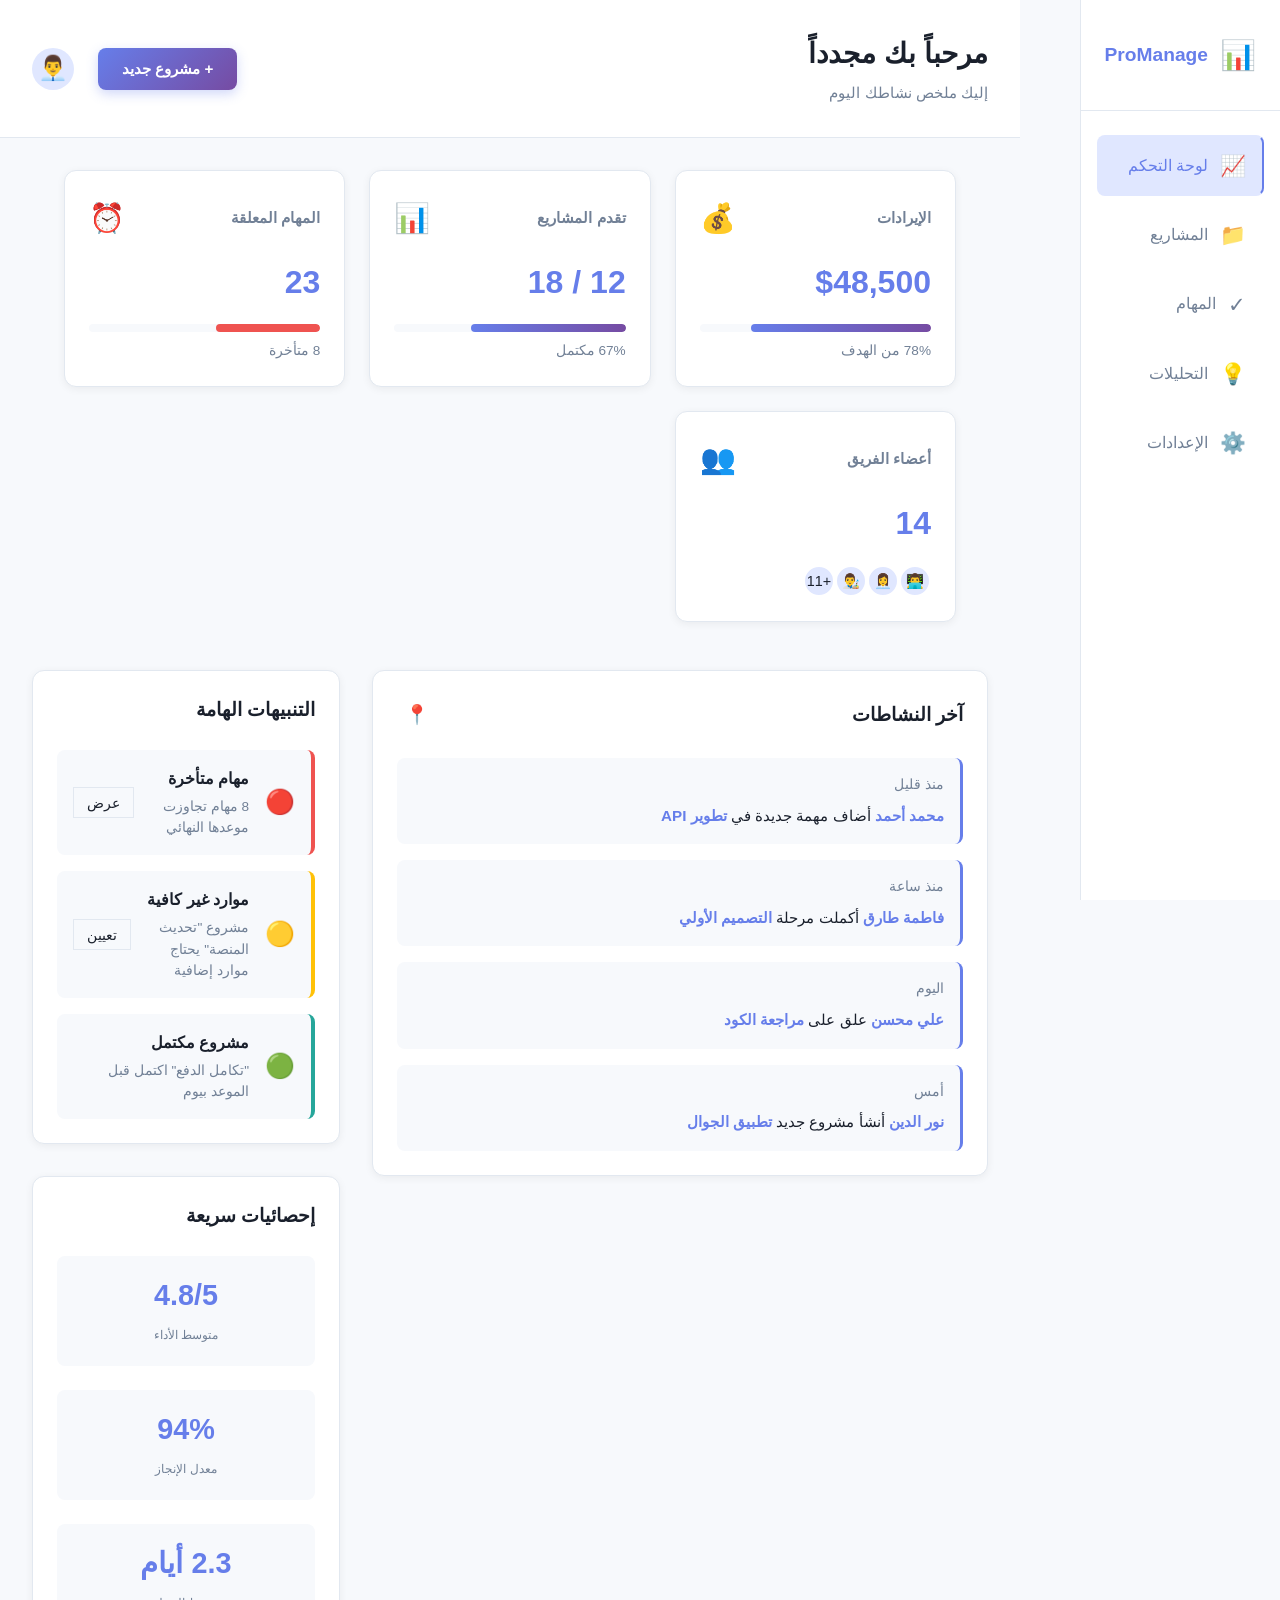
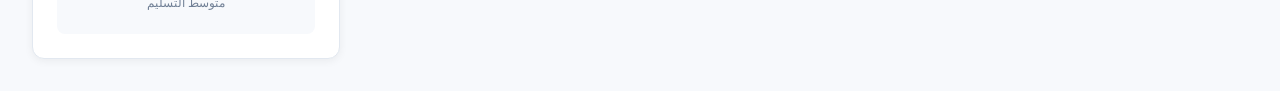
<file: index.html>
<!DOCTYPE html>
<html lang="ar" dir="rtl">
<head>
    <meta charset="UTF-8">
    <meta name="viewport" content="width=device-width, initial-scale=1.0">
    <title>لوحة التحكم - منصة إدارة المشاريع</title>
    <link rel="stylesheet" href="style.css">
</head>
<body>
    <!-- Sidebar Navigation -->
    <aside class="sidebar">
        <div class="sidebar-header">
            <div class="logo">
                <div class="logo-icon">📊</div>
                <span>ProManage</span>
            </div>
        </div>
        
        <nav class="sidebar-nav">
            <a href="index.html" class="nav-item active">
                <span class="icon">📈</span>
                <span>لوحة التحكم</span>
            </a>
            <a href="projects.html" class="nav-item">
                <span class="icon">📁</span>
                <span>المشاريع</span>
            </a>
            <a href="tasks.html" class="nav-item">
                <span class="icon">✓</span>
                <span>المهام</span>
            </a>
            <a href="insights.html" class="nav-item">
                <span class="icon">💡</span>
                <span>التحليلات</span>
            </a>
            <a href="settings.html" class="nav-item">
                <span class="icon">⚙️</span>
                <span>الإعدادات</span>
            </a>
        </nav>
    </aside>

    <main class="main-content">
        <!-- Top Header -->
        <header class="header">
            <div class="header-left">
                <h1>مرحباً بك مجدداً</h1>
                <p class="subtitle">إليك ملخص نشاطك اليوم</p>
            </div>
            <div class="header-right">
                <button class="btn btn-primary">+ مشروع جديد</button>
                <div class="user-menu">
                    <div class="avatar">👨‍💼</div>
                </div>
            </div>
        </header>

        <!-- Main Content -->
        <section class="dashboard-content">
            <!-- KPI Cards -->
            <div class="kpi-grid">
                <div class="kpi-card">
                    <div class="kpi-header">
                        <h3>الإيرادات</h3>
                        <span class="kpi-icon">💰</span>
                    </div>
                    <div class="kpi-value">$48,500</div>
                    <div class="kpi-progress">
                        <div class="progress-bar">
                            <div class="progress-fill" style="width: 78%"></div>
                        </div>
                        <span class="kpi-percent">78% من الهدف</span>
                    </div>
                </div>

                <div class="kpi-card">
                    <div class="kpi-header">
                        <h3>تقدم المشاريع</h3>
                        <span class="kpi-icon">📊</span>
                    </div>
                    <div class="kpi-value">12 / 18</div>
                    <div class="kpi-progress">
                        <div class="progress-bar">
                            <div class="progress-fill" style="width: 67%"></div>
                        </div>
                        <span class="kpi-percent">67% مكتمل</span>
                    </div>
                </div>

                <div class="kpi-card">
                    <div class="kpi-header">
                        <h3>المهام المعلقة</h3>
                        <span class="kpi-icon">⏰</span>
                    </div>
                    <div class="kpi-value">23</div>
                    <div class="kpi-progress">
                        <div class="progress-bar">
                            <div class="progress-fill red" style="width: 45%"></div>
                        </div>
                        <span class="kpi-percent">8 متأخرة</span>
                    </div>
                </div>

                <div class="kpi-card">
                    <div class="kpi-header">
                        <h3>أعضاء الفريق</h3>
                        <span class="kpi-icon">👥</span>
                    </div>
                    <div class="kpi-value">14</div>
                    <div class="kpi-progress">
                        <div class="team-avatars">
                            <div class="avatar-small">👨‍💻</div>
                            <div class="avatar-small">👩‍💼</div>
                            <div class="avatar-small">👨‍🎨</div>
                            <div class="avatar-small">+11</div>
                        </div>
                    </div>
                </div>
            </div>

            <!-- Two Column Layout -->
            <div class="dashboard-grid">
                <!-- Left Column -->
                <div class="left-column">
                    <!-- Activity Feed -->
                    <div class="card activity-card">
                        <div class="card-header">
                            <h2>آخر النشاطات</h2>
                            <button class="btn-icon">📍</button>
                        </div>
                        <div class="activity-list">
                            <div class="activity-item">
                                <div class="activity-time">منذ قليل</div>
                                <div class="activity-content">
                                    <strong>محمد أحمد</strong> أضاف مهمة جديدة في <strong>تطوير API</strong>
                                </div>
                            </div>
                            <div class="activity-item">
                                <div class="activity-time">منذ ساعة</div>
                                <div class="activity-content">
                                    <strong>فاطمة طارق</strong> أكملت مرحلة <strong>التصميم الأولي</strong>
                                </div>
                            </div>
                            <div class="activity-item">
                                <div class="activity-time">اليوم</div>
                                <div class="activity-content">
                                    <strong>علي محسن</strong> علق على <strong>مراجعة الكود</strong>
                                </div>
                            </div>
                            <div class="activity-item">
                                <div class="activity-time">أمس</div>
                                <div class="activity-content">
                                    <strong>نور الدين</strong> أنشأ مشروع جديد <strong>تطبيق الجوال</strong>
                                </div>
                            </div>
                        </div>
                    </div>
                </div>

                <!-- Right Column -->
                <div class="right-column">
                    <!-- Priority Alerts -->
                    <div class="card alerts-card">
                        <div class="card-header">
                            <h2>التنبيهات الهامة</h2>
                        </div>
                        <div class="alerts-list">
                            <div class="alert alert-danger">
                                <span class="alert-icon">🔴</span>
                                <div class="alert-content">
                                    <strong>مهام متأخرة</strong>
                                    <p>8 مهام تجاوزت موعدها النهائي</p>
                                </div>
                                <button class="btn-mini">عرض</button>
                            </div>
                            <div class="alert alert-warning">
                                <span class="alert-icon">🟡</span>
                                <div class="alert-content">
                                    <strong>موارد غير كافية</strong>
                                    <p>مشروع "تحديث المنصة" يحتاج موارد إضافية</p>
                                </div>
                                <button class="btn-mini">تعيين</button>
                            </div>
                            <div class="alert alert-success">
                                <span class="alert-icon">🟢</span>
                                <div class="alert-content">
                                    <strong>مشروع مكتمل</strong>
                                    <p>"تكامل الدفع" اكتمل قبل الموعد بيوم</p>
                                </div>
                            </div>
                        </div>
                    </div>

                    <!-- Quick Stats -->
                    <div class="card stats-card">
                        <div class="card-header">
                            <h2>إحصائيات سريعة</h2>
                        </div>
                        <div class="stats-grid">
                            <div class="stat-item">
                                <div class="stat-number">4.8/5</div>
                                <div class="stat-label">متوسط الأداء</div>
                            </div>
                            <div class="stat-item">
                                <div class="stat-number">94%</div>
                                <div class="stat-label">معدل الإنجاز</div>
                            </div>
                            <div class="stat-item">
                                <div class="stat-number">2.3 أيام</div>
                                <div class="stat-label">متوسط التسليم</div>
                            </div>
                        </div>
                    </div>
                </div>
            </div>
        </section>
    </main>

    <script src="script.js"></script>
</body>
</html>
</file>
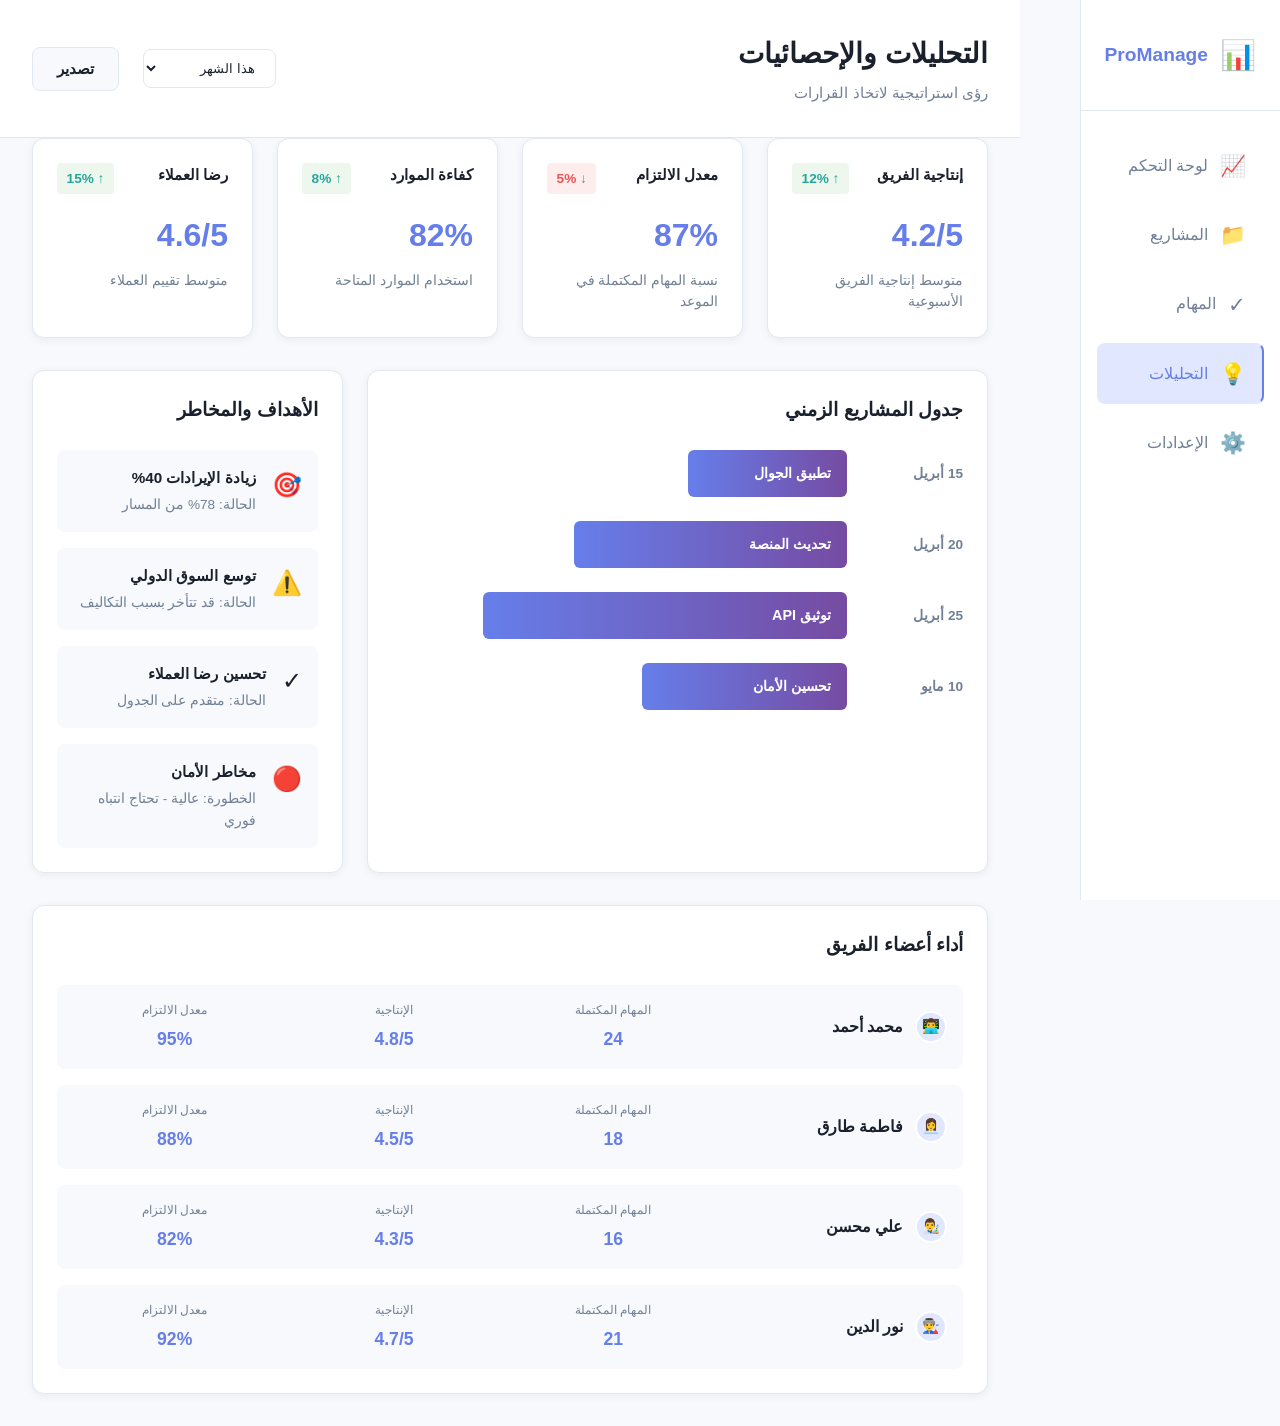
<file: insights.html>
<!DOCTYPE html>
<html lang="ar" dir="rtl">
<head>
    <meta charset="UTF-8">
    <meta name="viewport" content="width=device-width, initial-scale=1.0">
    <title>التحليلات - منصة إدارة المشاريع</title>
    <link rel="stylesheet" href="style.css">
</head>
<body>
    <!-- Sidebar Navigation -->
    <aside class="sidebar">
        <div class="sidebar-header">
            <div class="logo">
                <div class="logo-icon">📊</div>
                <span>ProManage</span>
            </div>
        </div>
        
        <nav class="sidebar-nav">
            <a href="index.html" class="nav-item">
                <span class="icon">📈</span>
                <span>لوحة التحكم</span>
            </a>
            <a href="projects.html" class="nav-item">
                <span class="icon">📁</span>
                <span>المشاريع</span>
            </a>
            <a href="tasks.html" class="nav-item">
                <span class="icon">✓</span>
                <span>المهام</span>
            </a>
            <a href="insights.html" class="nav-item active">
                <span class="icon">💡</span>
                <span>التحليلات</span>
            </a>
            <a href="settings.html" class="nav-item">
                <span class="icon">⚙️</span>
                <span>الإعدادات</span>
            </a>
        </nav>
    </aside>

    <main class="main-content">
        <!-- Top Header -->
        <header class="header">
            <div class="header-left">
                <h1>التحليلات والإحصائيات</h1>
                <p class="subtitle">رؤى استراتيجية لاتخاذ القرارات</p>
            </div>
            <div class="header-right">
                <select class="period-select">
                    <option>هذا الشهر</option>
                    <option>الشهر الماضي</option>
                    <option>آخر 3 أشهر</option>
                    <option>آخر 6 أشهر</option>
                    <option>سنة كاملة</option>
                </select>
                <button class="btn btn-secondary">تصدير</button>
            </div>
        </header>

        <!-- Insights Content -->
        <section class="insights-content">
            <!-- Key Metrics -->
            <div class="metrics-grid">
                <div class="metric-card">
                    <div class="metric-header">
                        <h3>إنتاجية الفريق</h3>
                        <span class="trend-indicator up">↑ 12%</span>
                    </div>
                    <div class="metric-value">4.2/5</div>
                    <p class="metric-desc">متوسط إنتاجية الفريق الأسبوعية</p>
                </div>

                <div class="metric-card">
                    <div class="metric-header">
                        <h3>معدل الالتزام</h3>
                        <span class="trend-indicator down">↓ 5%</span>
                    </div>
                    <div class="metric-value">87%</div>
                    <p class="metric-desc">نسبة المهام المكتملة في الموعد</p>
                </div>

                <div class="metric-card">
                    <div class="metric-header">
                        <h3>كفاءة الموارد</h3>
                        <span class="trend-indicator up">↑ 8%</span>
                    </div>
                    <div class="metric-value">82%</div>
                    <p class="metric-desc">استخدام الموارد المتاحة</p>
                </div>

                <div class="metric-card">
                    <div class="metric-header">
                        <h3>رضا العملاء</h3>
                        <span class="trend-indicator up">↑ 15%</span>
                    </div>
                    <div class="metric-value">4.6/5</div>
                    <p class="metric-desc">متوسط تقييم العملاء</p>
                </div>
            </div>

            <!-- Charts Section -->
            <div class="charts-grid">
                <!-- Timeline Chart -->
                <div class="card chart-card">
                    <div class="card-header">
                        <h2>جدول المشاريع الزمني</h2>
                    </div>
                    <div class="timeline-chart">
                        <div class="timeline-item">
                            <div class="timeline-date">15 أبريل</div>
                            <div class="timeline-block" style="width: 35%">
                                <span>تطبيق الجوال</span>
                            </div>
                        </div>
                        <div class="timeline-item">
                            <div class="timeline-date">20 أبريل</div>
                            <div class="timeline-block" style="width: 60%">
                                <span>تحديث المنصة</span>
                            </div>
                        </div>
                        <div class="timeline-item">
                            <div class="timeline-date">25 أبريل</div>
                            <div class="timeline-block" style="width: 80%">
                                <span>توثيق API</span>
                            </div>
                        </div>
                        <div class="timeline-item">
                            <div class="timeline-date">10 مايو</div>
                            <div class="timeline-block" style="width: 45%">
                                <span>تحسين الأمان</span>
                            </div>
                        </div>
                    </div>
                </div>

                <!-- Goals & Risks -->
                <div class="card goals-card">
                    <div class="card-header">
                        <h2>الأهداف والمخاطر</h2>
                    </div>
                    <div class="goals-list">
                        <div class="goal-item">
                            <div class="goal-status active">🎯</div>
                            <div class="goal-content">
                                <h4>زيادة الإيرادات 40%</h4>
                                <p>الحالة: 78% من المسار</p>
                            </div>
                        </div>
                        <div class="goal-item">
                            <div class="goal-status warning">⚠️</div>
                            <div class="goal-content">
                                <h4>توسع السوق الدولي</h4>
                                <p>الحالة: قد تتأخر بسبب التكاليف</p>
                            </div>
                        </div>
                        <div class="goal-item">
                            <div class="goal-status success">✓</div>
                            <div class="goal-content">
                                <h4>تحسين رضا العملاء</h4>
                                <p>الحالة: متقدم على الجدول</p>
                            </div>
                        </div>
                        <div class="goal-item">
                            <div class="goal-status risk">🔴</div>
                            <div class="goal-content">
                                <h4>مخاطر الأمان</h4>
                                <p>الخطورة: عالية - تحتاج انتباه فوري</p>
                            </div>
                        </div>
                    </div>
                </div>
            </div>

            <!-- Team Performance -->
            <div class="card performance-card">
                <div class="card-header">
                    <h2>أداء أعضاء الفريق</h2>
                </div>
                <div class="performance-table">
                    <div class="perf-item">
                        <div class="perf-member">
                            <span class="avatar-small">👨‍💻</span>
                            <span class="member-name">محمد أحمد</span>
                        </div>
                        <div class="perf-stats">
                            <div class="stat">
                                <span class="stat-label">المهام المكتملة</span>
                                <span class="stat-value">24</span>
                            </div>
                            <div class="stat">
                                <span class="stat-label">الإنتاجية</span>
                                <span class="stat-value">4.8/5</span>
                            </div>
                            <div class="stat">
                                <span class="stat-label">معدل الالتزام</span>
                                <span class="stat-value">95%</span>
                            </div>
                        </div>
                    </div>

                    <div class="perf-item">
                        <div class="perf-member">
                            <span class="avatar-small">👩‍💼</span>
                            <span class="member-name">فاطمة طارق</span>
                        </div>
                        <div class="perf-stats">
                            <div class="stat">
                                <span class="stat-label">المهام المكتملة</span>
                                <span class="stat-value">18</span>
                            </div>
                            <div class="stat">
                                <span class="stat-label">الإنتاجية</span>
                                <span class="stat-value">4.5/5</span>
                            </div>
                            <div class="stat">
                                <span class="stat-label">معدل الالتزام</span>
                                <span class="stat-value">88%</span>
                            </div>
                        </div>
                    </div>

                    <div class="perf-item">
                        <div class="perf-member">
                            <span class="avatar-small">👨‍🎨</span>
                            <span class="member-name">علي محسن</span>
                        </div>
                        <div class="perf-stats">
                            <div class="stat">
                                <span class="stat-label">المهام المكتملة</span>
                                <span class="stat-value">16</span>
                            </div>
                            <div class="stat">
                                <span class="stat-label">الإنتاجية</span>
                                <span class="stat-value">4.3/5</span>
                            </div>
                            <div class="stat">
                                <span class="stat-label">معدل الالتزام</span>
                                <span class="stat-value">82%</span>
                            </div>
                        </div>
                    </div>

                    <div class="perf-item">
                        <div class="perf-member">
                            <span class="avatar-small">👨‍🏭</span>
                            <span class="member-name">نور الدين</span>
                        </div>
                        <div class="perf-stats">
                            <div class="stat">
                                <span class="stat-label">المهام المكتملة</span>
                                <span class="stat-value">21</span>
                            </div>
                            <div class="stat">
                                <span class="stat-label">الإنتاجية</span>
                                <span class="stat-value">4.7/5</span>
                            </div>
                            <div class="stat">
                                <span class="stat-label">معدل الالتزام</span>
                                <span class="stat-value">92%</span>
                            </div>
                        </div>
                    </div>
                </div>
            </div>
        </section>
    </main>

    <script src="script.js"></script>
</body>
</html>
</file>
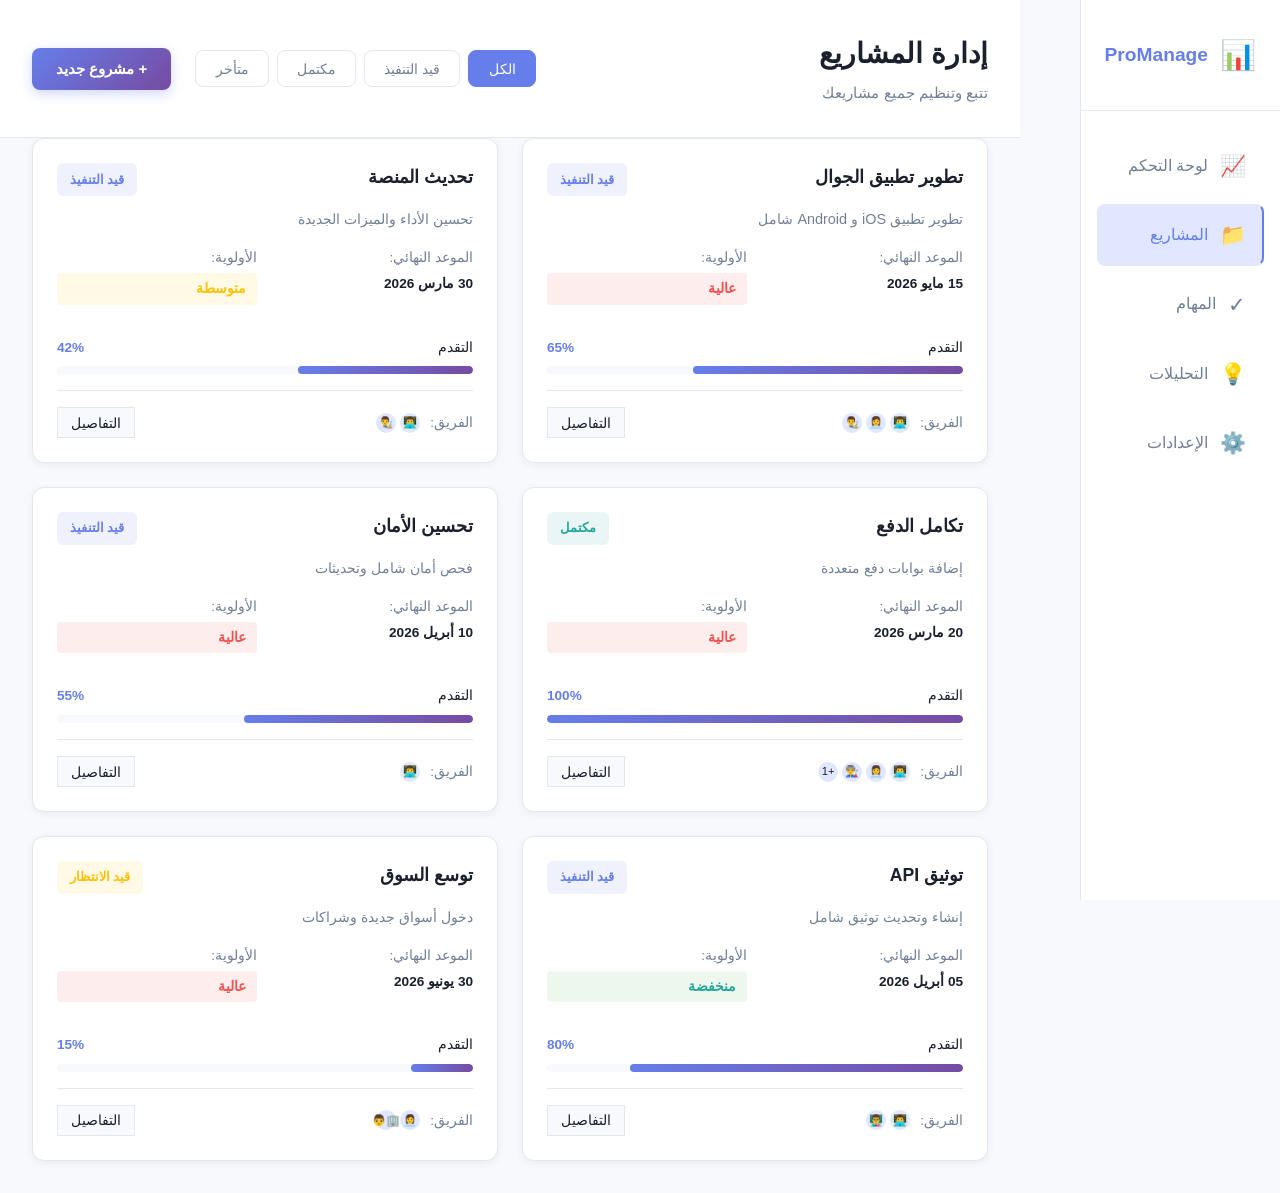
<file: projects.html>
<!DOCTYPE html>
<html lang="ar" dir="rtl">
<head>
    <meta charset="UTF-8">
    <meta name="viewport" content="width=device-width, initial-scale=1.0">
    <title>المشاريع - منصة إدارة المشاريع</title>
    <link rel="stylesheet" href="style.css">
</head>
<body>
    <!-- Sidebar Navigation -->
    <aside class="sidebar">
        <div class="sidebar-header">
            <div class="logo">
                <div class="logo-icon">📊</div>
                <span>ProManage</span>
            </div>
        </div>
        
        <nav class="sidebar-nav">
            <a href="index.html" class="nav-item">
                <span class="icon">📈</span>
                <span>لوحة التحكم</span>
            </a>
            <a href="projects.html" class="nav-item active">
                <span class="icon">📁</span>
                <span>المشاريع</span>
            </a>
            <a href="tasks.html" class="nav-item">
                <span class="icon">✓</span>
                <span>المهام</span>
            </a>
            <a href="insights.html" class="nav-item">
                <span class="icon">💡</span>
                <span>التحليلات</span>
            </a>
            <a href="settings.html" class="nav-item">
                <span class="icon">⚙️</span>
                <span>الإعدادات</span>
            </a>
        </nav>
    </aside>

    <main class="main-content">
        <!-- Top Header -->
        <header class="header">
            <div class="header-left">
                <h1>إدارة المشاريع</h1>
                <p class="subtitle">تتبع وتنظيم جميع مشاريعك</p>
            </div>
            <div class="header-right">
                <div class="filters">
                    <button class="btn-filter active">الكل</button>
                    <button class="btn-filter">قيد التنفيذ</button>
                    <button class="btn-filter">مكتمل</button>
                    <button class="btn-filter">متأخر</button>
                </div>
                <button class="btn btn-primary">+ مشروع جديد</button>
            </div>
        </header>

        <!-- Projects Grid -->
        <section class="projects-section">
            <div class="projects-grid">
                <!-- Project Card 1 -->
                <div class="project-card">
                    <div class="project-header">
                        <h3>تطوير تطبيق الجوال</h3>
                        <span class="status-badge status-active">قيد التنفيذ</span>
                    </div>
                    <p class="project-desc">تطوير تطبيق iOS و Android شامل</p>
                    
                    <div class="project-meta">
                        <div class="meta-item">
                            <span class="label">الموعد النهائي:</span>
                            <span class="value">15 مايو 2026</span>
                        </div>
                        <div class="meta-item">
                            <span class="label">الأولوية:</span>
                            <span class="priority high">عالية</span>
                        </div>
                    </div>

                    <div class="project-progress">
                        <div class="progress-label">
                            <span>التقدم</span>
                            <span class="percent">65%</span>
                        </div>
                        <div class="progress-bar">
                            <div class="progress-fill" style="width: 65%"></div>
                        </div>
                    </div>

                    <div class="project-footer">
                        <div class="team-section">
                            <span class="team-label">الفريق:</span>
                            <div class="team-avatars">
                                <div class="avatar-tiny">👨‍💻</div>
                                <div class="avatar-tiny">👩‍💼</div>
                                <div class="avatar-tiny">👨‍🎨</div>
                            </div>
                        </div>
                        <button class="btn-mini">التفاصيل</button>
                    </div>
                </div>

                <!-- Project Card 2 -->
                <div class="project-card">
                    <div class="project-header">
                        <h3>تحديث المنصة</h3>
                        <span class="status-badge status-active">قيد التنفيذ</span>
                    </div>
                    <p class="project-desc">تحسين الأداء والميزات الجديدة</p>
                    
                    <div class="project-meta">
                        <div class="meta-item">
                            <span class="label">الموعد النهائي:</span>
                            <span class="value">30 مارس 2026</span>
                        </div>
                        <div class="meta-item">
                            <span class="label">الأولوية:</span>
                            <span class="priority medium">متوسطة</span>
                        </div>
                    </div>

                    <div class="project-progress">
                        <div class="progress-label">
                            <span>التقدم</span>
                            <span class="percent">42%</span>
                        </div>
                        <div class="progress-bar">
                            <div class="progress-fill" style="width: 42%"></div>
                        </div>
                    </div>

                    <div class="project-footer">
                        <div class="team-section">
                            <span class="team-label">الفريق:</span>
                            <div class="team-avatars">
                                <div class="avatar-tiny">👨‍💻</div>
                                <div class="avatar-tiny">👨‍🎨</div>
                            </div>
                        </div>
                        <button class="btn-mini">التفاصيل</button>
                    </div>
                </div>

                <!-- Project Card 3 -->
                <div class="project-card">
                    <div class="project-header">
                        <h3>تكامل الدفع</h3>
                        <span class="status-badge status-completed">مكتمل</span>
                    </div>
                    <p class="project-desc">إضافة بوابات دفع متعددة</p>
                    
                    <div class="project-meta">
                        <div class="meta-item">
                            <span class="label">الموعد النهائي:</span>
                            <span class="value">20 مارس 2026</span>
                        </div>
                        <div class="meta-item">
                            <span class="label">الأولوية:</span>
                            <span class="priority high">عالية</span>
                        </div>
                    </div>

                    <div class="project-progress">
                        <div class="progress-label">
                            <span>التقدم</span>
                            <span class="percent">100%</span>
                        </div>
                        <div class="progress-bar">
                            <div class="progress-fill" style="width: 100%"></div>
                        </div>
                    </div>

                    <div class="project-footer">
                        <div class="team-section">
                            <span class="team-label">الفريق:</span>
                            <div class="team-avatars">
                                <div class="avatar-tiny">👨‍💻</div>
                                <div class="avatar-tiny">👩‍💼</div>
                                <div class="avatar-tiny">👨‍🏭</div>
                                <div class="avatar-tiny">+1</div>
                            </div>
                        </div>
                        <button class="btn-mini">التفاصيل</button>
                    </div>
                </div>

                <!-- Project Card 4 -->
                <div class="project-card">
                    <div class="project-header">
                        <h3>تحسين الأمان</h3>
                        <span class="status-badge status-active">قيد التنفيذ</span>
                    </div>
                    <p class="project-desc">فحص أمان شامل وتحديثات</p>
                    
                    <div class="project-meta">
                        <div class="meta-item">
                            <span class="label">الموعد النهائي:</span>
                            <span class="value">10 أبريل 2026</span>
                        </div>
                        <div class="meta-item">
                            <span class="label">الأولوية:</span>
                            <span class="priority high">عالية</span>
                        </div>
                    </div>

                    <div class="project-progress">
                        <div class="progress-label">
                            <span>التقدم</span>
                            <span class="percent">55%</span>
                        </div>
                        <div class="progress-bar">
                            <div class="progress-fill" style="width: 55%"></div>
                        </div>
                    </div>

                    <div class="project-footer">
                        <div class="team-section">
                            <span class="team-label">الفريق:</span>
                            <div class="team-avatars">
                                <div class="avatar-tiny">👨‍💻</div>
                            </div>
                        </div>
                        <button class="btn-mini">التفاصيل</button>
                    </div>
                </div>

                <!-- Project Card 5 -->
                <div class="project-card">
                    <div class="project-header">
                        <h3>توثيق API</h3>
                        <span class="status-badge status-active">قيد التنفيذ</span>
                    </div>
                    <p class="project-desc">إنشاء وتحديث توثيق شامل</p>
                    
                    <div class="project-meta">
                        <div class="meta-item">
                            <span class="label">الموعد النهائي:</span>
                            <span class="value">05 أبريل 2026</span>
                        </div>
                        <div class="meta-item">
                            <span class="label">الأولوية:</span>
                            <span class="priority low">منخفضة</span>
                        </div>
                    </div>

                    <div class="project-progress">
                        <div class="progress-label">
                            <span>التقدم</span>
                            <span class="percent">80%</span>
                        </div>
                        <div class="progress-bar">
                            <div class="progress-fill" style="width: 80%"></div>
                        </div>
                    </div>

                    <div class="project-footer">
                        <div class="team-section">
                            <span class="team-label">الفريق:</span>
                            <div class="team-avatars">
                                <div class="avatar-tiny">👨‍💻</div>
                                <div class="avatar-tiny">👨‍🏫</div>
                            </div>
                        </div>
                        <button class="btn-mini">التفاصيل</button>
                    </div>
                </div>

                <!-- Project Card 6 -->
                <div class="project-card">
                    <div class="project-header">
                        <h3>توسع السوق</h3>
                        <span class="status-badge status-pending">قيد الانتظار</span>
                    </div>
                    <p class="project-desc">دخول أسواق جديدة وشراكات</p>
                    
                    <div class="project-meta">
                        <div class="meta-item">
                            <span class="label">الموعد النهائي:</span>
                            <span class="value">30 يونيو 2026</span>
                        </div>
                        <div class="meta-item">
                            <span class="label">الأولوية:</span>
                            <span class="priority high">عالية</span>
                        </div>
                    </div>

                    <div class="project-progress">
                        <div class="progress-label">
                            <span>التقدم</span>
                            <span class="percent">15%</span>
                        </div>
                        <div class="progress-bar">
                            <div class="progress-fill" style="width: 15%"></div>
                        </div>
                    </div>

                    <div class="project-footer">
                        <div class="team-section">
                            <span class="team-label">الفريق:</span>
                            <div class="team-avatars">
                                <div class="avatar-tiny">👩‍💼</div>
                                <div class="avatar-tiny">👨‍🏢</div>
                            </div>
                        </div>
                        <button class="btn-mini">التفاصيل</button>
                    </div>
                </div>
            </div>
        </section>
    </main>

    <script src="script.js"></script>
</body>
</html>
</file>
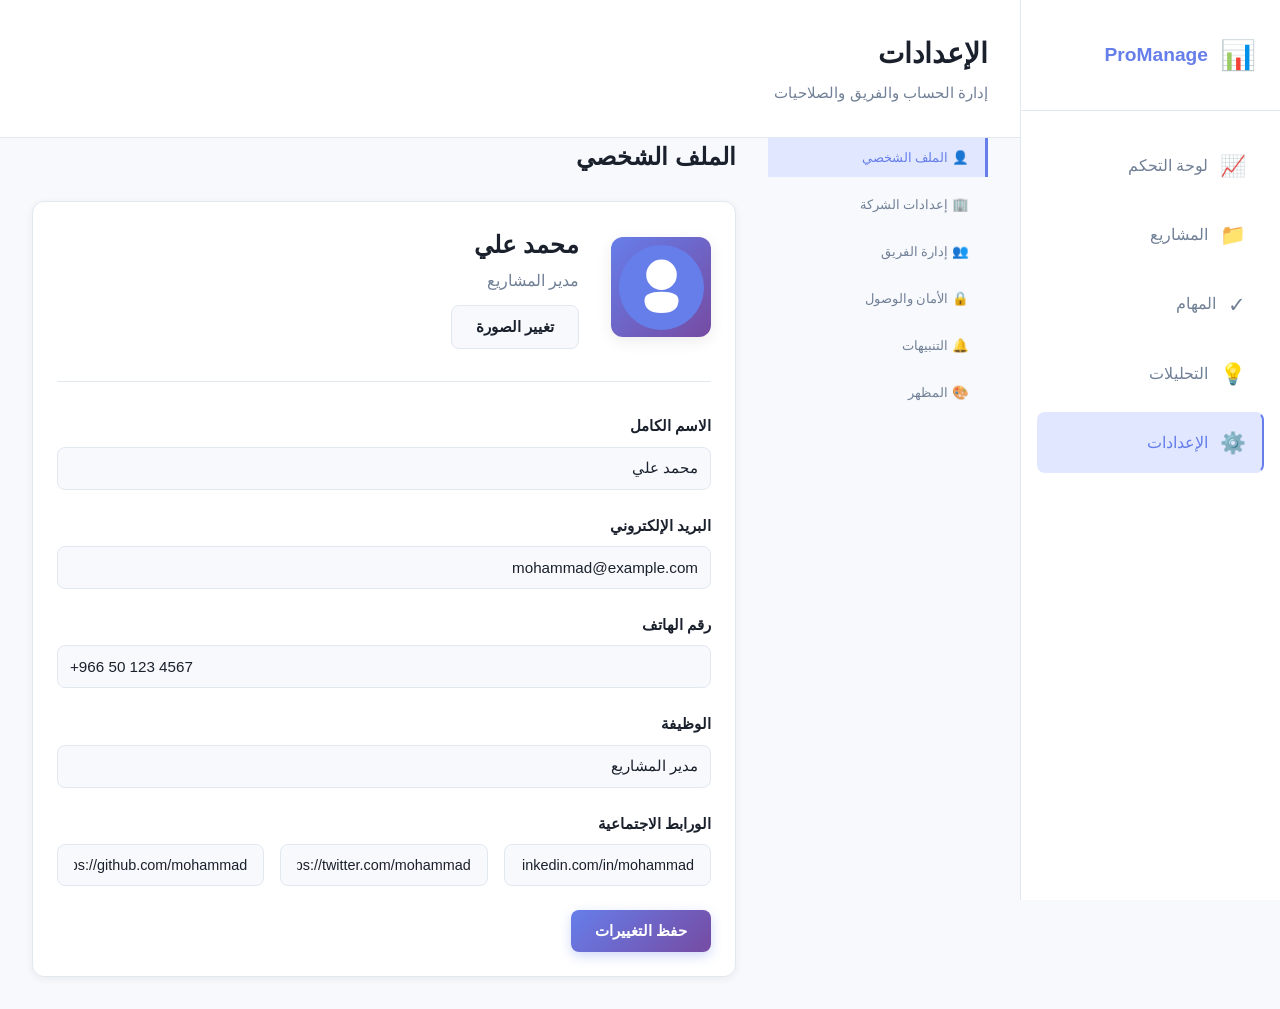
<file: settings.html>
<!DOCTYPE html>
<html lang="ar" dir="rtl">
<head>
    <meta charset="UTF-8">
    <meta name="viewport" content="width=device-width, initial-scale=1.0">
    <title>الإعدادات - منصة إدارة المشاريع</title>
    <link rel="stylesheet" href="style.css">
</head>
<body>
    <!-- Sidebar Navigation -->
    <aside class="sidebar">
        <div class="sidebar-header">
            <div class="logo">
                <div class="logo-icon">📊</div>
                <span>ProManage</span>
            </div>
        </div>
        
        <nav class="sidebar-nav">
            <a href="index.html" class="nav-item">
                <span class="icon">📈</span>
                <span>لوحة التحكم</span>
            </a>
            <a href="projects.html" class="nav-item">
                <span class="icon">📁</span>
                <span>المشاريع</span>
            </a>
            <a href="tasks.html" class="nav-item">
                <span class="icon">✓</span>
                <span>المهام</span>
            </a>
            <a href="insights.html" class="nav-item">
                <span class="icon">💡</span>
                <span>التحليلات</span>
            </a>
            <a href="settings.html" class="nav-item active">
                <span class="icon">⚙️</span>
                <span>الإعدادات</span>
            </a>
        </nav>
    </aside>

    <main class="main-content">
        <!-- Top Header -->
        <header class="header">
            <div class="header-left">
                <h1>الإعدادات</h1>
                <p class="subtitle">إدارة الحساب والفريق والصلاحيات</p>
            </div>
        </header>

        <!-- Settings Content -->
        <section class="settings-content">
            <div class="settings-grid">
                <!-- Left: Menu -->
                <aside class="settings-menu">
                    <button class="settings-menu-item active" onclick="showSection('profile')">👤 الملف الشخصي</button>
                    <button class="settings-menu-item" onclick="showSection('company')">🏢 إعدادات الشركة</button>
                    <button class="settings-menu-item" onclick="showSection('team')">👥 إدارة الفريق</button>
                    <button class="settings-menu-item" onclick="showSection('security')">🔒 الأمان والوصول</button>
                    <button class="settings-menu-item" onclick="showSection('notifications')">🔔 التنبيهات</button>
                    <button class="settings-menu-item" onclick="showSection('appearance')">🎨 المظهر</button>
                </aside>

                <!-- Right: Content -->
                <div class="settings-panels">
                    <!-- Profile Settings -->
                    <div class="settings-section" id="profile">
                        <h2>الملف الشخصي</h2>
                        <div class="card settings-card">
                            <div class="profile-header">
                                <div class="avatar-large">
                                    <svg viewBox="0 0 100 100" xmlns="http://www.w3.org/2000/svg">
                                        <circle cx="50" cy="50" r="50" fill="#667eea"/>
                                        <circle cx="50" cy="35" r="18" fill="#fff"/>
                                        <path d="M30 65 Q30 55 50 55 Q70 55 70 65 Q70 80 50 80 Q30 80 30 65" fill="#fff"/>
                                    </svg>
                                </div>
                                <div class="profile-info">
                                    <h3>محمد علي</h3>
                                    <p>مدير المشاريع</p>
                                    <button class="btn btn-secondary">تغيير الصورة</button>
                                </div>
                            </div>

                            <div class="form-group">
                                <label>الاسم الكامل</label>
                                <input type="text" value="محمد علي" class="form-input">
                            </div>

                            <div class="form-group">
                                <label>البريد الإلكتروني</label>
                                <input type="email" value="mohammad@example.com" class="form-input">
                            </div>

                            <div class="form-group">
                                <label>رقم الهاتف</label>
                                <input type="tel" value="+966 50 123 4567" class="form-input">
                            </div>

                            <div class="form-group">
                                <label>الوظيفة</label>
                                <input type="text" value="مدير المشاريع" class="form-input">
                            </div>

                            <div class="form-group">
                                <label>الورابط الاجتماعية</label>
                                <div class="social-links">
                                    <input type="url" placeholder="LinkedIn" class="form-input" value="https://linkedin.com/in/mohammad">
                                    <input type="url" placeholder="Twitter" class="form-input" value="https://twitter.com/mohammad">
                                    <input type="url" placeholder="GitHub" class="form-input" value="https://github.com/mohammad">
                                </div>
                            </div>

                            <button class="btn btn-primary">حفظ التغييرات</button>
                        </div>
                    </div>


                    <!-- Company Settings -->
                    <div class="settings-section hidden" id="company">
                        <h2>إعدادات الشركة</h2>
                        <div class="card settings-card">
                            <div class="form-group">
                                <label>اسم الشركة</label>
                                <input type="text" value="تقنيات المستقبل" class="form-input">
                            </div>

                            <div class="form-group">
                                <label>الموقع الإلكتروني</label>
                                <input type="url" value="www.future-tech.com" class="form-input">
                            </div>

                            <div class="form-group">
                                <label>الصناعة</label>
                                <select class="form-input">
                                    <option selected>تكنولوجيا المعلومات</option>
                                    <option>الخدمات المالية</option>
                                    <option>الصحة</option>
                                    <option>التجارة الإلكترونية</option>
                                </select>
                            </div>

                            <div class="form-group">
                                <label>حجم الفريق</label>
                                <select class="form-input">
                                    <option>1-10</option>
                                    <option selected>11-50</option>
                                    <option>51-200</option>
                                    <option>200+</option>
                                </select>
                            </div>

                            <div class="form-group">
                                <label>العملة الافتراضية</label>
                                <select class="form-input">
                                    <option selected>ريال سعودي (SAR)</option>
                                    <option>دولار أمريكي (USD)</option>
                                    <option>يورو (EUR)</option>
                                </select>
                            </div>

                            <button class="btn btn-primary">حفظ التغييرات</button>
                        </div>
                    </div>

                    <!-- Team Management -->
                    <div class="settings-section hidden" id="team">
                        <h2>إدارة الفريق</h2>
                        <div class="card settings-card">
                            <div class="team-header">
                                <h3>أعضاء الفريق (14)</h3>
                                <button class="btn btn-primary">+ إضافة عضو</button>
                            </div>

                            <div class="team-members">
                                <div class="team-member">
                                    <div class="member-info">
                                        <div class="avatar-small">👨‍💻</div>
                                        <div>
                                            <h4>محمد أحمد</h4>
                                            <p>مهندس برمجيات</p>
                                        </div>
                                    </div>
                                    <div class="member-role">
                                        <select class="role-select">
                                            <option selected>مدير</option>
                                            <option>محرر</option>
                                            <option>عارض</option>
                                        </select>
                                    </div>
                                    <button class="btn-mini danger">حذف</button>
                                </div>

                                <div class="team-member">
                                    <div class="member-info">
                                        <div class="avatar-small">👩‍💼</div>
                                        <div>
                                            <h4>فاطمة طارق</h4>
                                            <p>منتج إدارة</p>
                                        </div>
                                    </div>
                                    <div class="member-role">
                                        <select class="role-select">
                                            <option>مدير</option>
                                            <option selected>محرر</option>
                                            <option>عارض</option>
                                        </select>
                                    </div>
                                    <button class="btn-mini danger">حذف</button>
                                </div>

                                <div class="team-member">
                                    <div class="member-info">
                                        <div class="avatar-small">👨‍🎨</div>
                                        <div>
                                            <h4>علي محسن</h4>
                                            <p>مصمم UI/UX</p>
                                        </div>
                                    </div>
                                    <div class="member-role">
                                        <select class="role-select">
                                            <option>مدير</option>
                                            <option selected>محرر</option>
                                            <option>عارض</option>
                                        </select>
                                    </div>
                                    <button class="btn-mini danger">حذف</button>
                                </div>

                                <div class="team-member">
                                    <div class="member-info">
                                        <div class="avatar-small">👨‍🏭</div>
                                        <div>
                                            <h4>نور الدين</h4>
                                            <p>مهندس اختبار</p>
                                        </div>
                                    </div>
                                    <div class="member-role">
                                        <select class="role-select">
                                            <option>مدير</option>
                                            <option selected>محرر</option>
                                            <option>عارض</option>
                                        </select>
                                    </div>
                                    <button class="btn-mini danger">حذف</button>
                                </div>
                            </div>
                        </div>
                    </div>

                    <!-- Security Settings -->
                    <div class="settings-section hidden" id="security">
                        <h2>الأمان والوصول</h2>
                        <div class="card settings-card">
                            <h3>كلمة المرور</h3>
                            <div class="form-group">
                                <label>كلمة المرور الحالية</label>
                                <input type="password" class="form-input">
                            </div>
                            <div class="form-group">
                                <label>كلمة المرور الجديدة</label>
                                <input type="password" class="form-input">
                            </div>
                            <div class="form-group">
                                <label>تأكيد كلمة المرور</label>
                                <input type="password" class="form-input">
                            </div>
                            <button class="btn btn-primary">تحديث كلمة المرور</button>

                            <hr class="divider">

                            <h3>المصادقة الثنائية</h3>
                            <div class="toggle-setting">
                                <span>تفعيل المصادقة الثنائية</span>
                                <label class="ui-switch">
                                    <input type="checkbox" checked>
                                    <div class="slider">
                                        <div class="circle"></div>
                                    </div>
                                </label>
                            </div>

                            <hr class="divider">

                            <h3>الأجهزة النشطة</h3>
                            <div class="active-devices">
                                <div class="device-item">
                                    <div class="device-icon">💻</div>
                                    <div class="device-info">
                                        <h4>MacBook Pro</h4>
                                        <p>آخر دخول: اليوم في 2:30 م</p>
                                    </div>
                                    <button class="btn-mini">تسجيل الخروج</button>
                                </div>
                                <div class="device-item">
                                    <div class="device-icon">📱</div>
                                    <div class="device-info">
                                        <h4>iPhone 14</h4>
                                        <p>آخر دخول: أمس في 10:15 ص</p>
                                    </div>
                                    <button class="btn-mini">تسجيل الخروج</button>
                                </div>
                            </div>
                        </div>
                    </div>

                    <!-- Notifications Settings -->
                    <div class="settings-section hidden" id="notifications">
                        <h2>التنبيهات</h2>
                        <div class="card settings-card">
                            <div class="notification-setting">
                                <div>
                                    <h4>تنبيهات المهام</h4>
                                    <p>إخطارك بالمهام الجديدة والتحديثات</p>
                                </div>
                                <label class="ui-switch">
                                    <input type="checkbox" checked>
                                    <div class="slider">
                                        <div class="circle"></div>
                                    </div>
                                </label>
                            </div>

                            <div class="notification-setting">
                                <div>
                                    <h4>تنبيهات المشروع</h4>
                                    <p>إخطارك بمراحل المشروع والمواعيد النهائية</p>
                                </div>
                                <label class="ui-switch">
                                    <input type="checkbox" checked>
                                    <div class="slider">
                                        <div class="circle"></div>
                                    </div>
                                </label>
                            </div>

                            <div class="notification-setting">
                                <div>
                                    <h4>تنبيهات الفريق</h4>
                                    <p>إخطارك بنشاط الفريق والتعليقات</p>
                                </div>
                                <label class="ui-switch">
                                    <input type="checkbox" checked>
                                    <div class="slider">
                                        <div class="circle"></div>
                                    </div>
                                </label>
                            </div>

                            <div class="notification-setting">
                                <div>
                                    <h4>رسائل البريد الإلكتروني</h4>
                                    <p>تلقي رسائل بريد إلكترونية للتحديثات المهمة</p>
                                </div>
                                <label class="ui-switch">
                                    <input type="checkbox" checked>
                                    <div class="slider">
                                        <div class="circle"></div>
                                    </div>
                                </label>
                            </div>

                            <div class="notification-setting">
                                <div>
                                    <h4>التنبيهات الفورية</h4>
                                    <p>تلقي تنبيهات فورية بالأحداث العاجلة</p>
                                </div>
                                <label class="ui-switch">
                                    <input type="checkbox">
                                    <div class="slider">
                                        <div class="circle"></div>
                                    </div>
                                </label>
                            </div>
                        </div>
                    </div>

                    <!-- Appearance Settings -->
                    <div class="settings-section hidden" id="appearance">
                        <h2>المظهر</h2>
                        <div class="card settings-card">
                            <h3>الموضوع</h3>
                            <div class="theme-select">
                                <label class="theme-option selected">
                                    <input type="radio" name="theme" value="light" checked>
                                    <span class="theme-label">☀️ فاتح</span>
                                </label>
                                <label class="theme-option">
                                    <input type="radio" name="theme" value="dark">
                                    <span class="theme-label">🌙 مظلم</span>
                                </label>
                                <label class="theme-option">
                                    <input type="radio" name="theme" value="auto">
                                    <span class="theme-label">⚙️ تلقائي</span>
                                </label>
                            </div>

                            <hr class="divider">

                            <h3>كثافة العرض</h3>
                            <div class="density-select">
                                <label>
                                    <input type="radio" name="density" value="compact">
                                    <span>مدمج</span>
                                </label>
                                <label>
                                    <input type="radio" name="density" value="normal" checked>
                                    <span>عادي</span>
                                </label>
                                <label>
                                    <input type="radio" name="density" value="spacious">
                                    <span>متسع</span>
                                </label>
                            </div>

                            <hr class="divider">

                            <h3>اللغة</h3>
                            <select class="form-input">
                                <option selected>العربية</option>
                                <option>English</option>
                                <option>Français</option>
                                <option>Español</option>
                            </select>

                            <button class="btn btn-primary">حفظ التغييرات</button>
                        </div>
                    </div>
                </div>
            </div>
        </section>
    </main>

    <script src="script.js"></script>
</body>
</html>
</file>
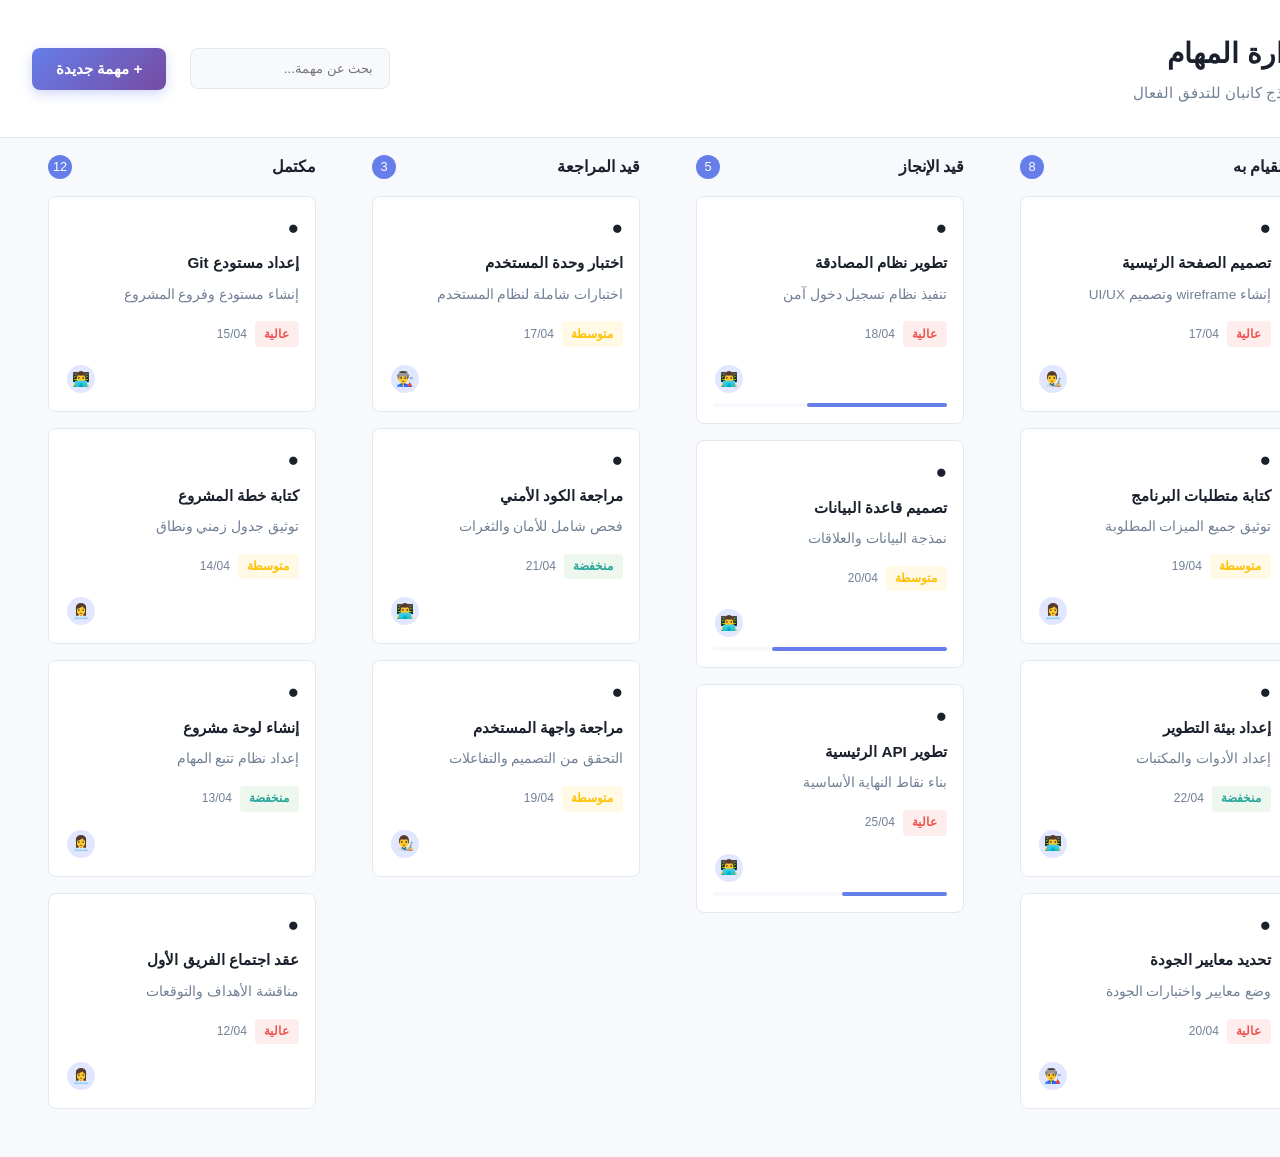
<file: tasks.html>
<!DOCTYPE html>
<html lang="ar" dir="rtl">
<head>
    <meta charset="UTF-8">
    <meta name="viewport" content="width=device-width, initial-scale=1.0">
    <title>المهام - منصة إدارة المشاريع</title>
    <link rel="stylesheet" href="style.css">
</head>
<body>
    <!-- Sidebar Navigation -->
    <aside class="sidebar">
        <div class="sidebar-header">
            <div class="logo">
                <div class="logo-icon">📊</div>
                <span>ProManage</span>
            </div>
        </div>
        
        <nav class="sidebar-nav">
            <a href="index.html" class="nav-item">
                <span class="icon">📈</span>
                <span>لوحة التحكم</span>
            </a>
            <a href="projects.html" class="nav-item">
                <span class="icon">📁</span>
                <span>المشاريع</span>
            </a>
            <a href="tasks.html" class="nav-item active">
                <span class="icon">✓</span>
                <span>المهام</span>
            </a>
            <a href="insights.html" class="nav-item">
                <span class="icon">💡</span>
                <span>التحليلات</span>
            </a>
            <a href="settings.html" class="nav-item">
                <span class="icon">⚙️</span>
                <span>الإعدادات</span>
            </a>
        </nav>
    </aside>

    <main class="main-content">
        <!-- Top Header -->
        <header class="header">
            <div class="header-left">
                <h1>إدارة المهام</h1>
                <p class="subtitle">نموذج كانبان للتدفق الفعال</p>
            </div>
            <div class="header-right">
                <input type="search" class="search-input" placeholder="بحث عن مهمة...">
                <button class="btn btn-primary">+ مهمة جديدة</button>
            </div>
        </header>

        <!-- Kanban Board -->
        <section class="kanban-section">
            <div class="kanban-board">
                <!-- Column 1: To Do -->
                <div class="kanban-column">
                    <div class="column-header">
                        <h3>للقيام به</h3>
                        <span class="task-count">8</span>
                    </div>
                    
                    <div class="tasks-list">
                        <div class="task-card">
                            <div class="task-priority high">●</div>
                            <h4>تصميم الصفحة الرئيسية</h4>
                            <p class="task-desc">إنشاء wireframe وتصميم UI/UX</p>
                            <div class="task-meta">
                                <span class="priority-badge high">عالية</span>
                                <span class="due-date">17/04</span>
                            </div>
                            <div class="task-assignee">
                                <div class="avatar-small">👨‍🎨</div>
                            </div>
                        </div>

                        <div class="task-card">
                            <div class="task-priority medium">●</div>
                            <h4>كتابة متطلبات البرنامج</h4>
                            <p class="task-desc">توثيق جميع الميزات المطلوبة</p>
                            <div class="task-meta">
                                <span class="priority-badge medium">متوسطة</span>
                                <span class="due-date">19/04</span>
                            </div>
                            <div class="task-assignee">
                                <div class="avatar-small">👩‍💼</div>
                            </div>
                        </div>

                        <div class="task-card">
                            <div class="task-priority low">●</div>
                            <h4>إعداد بيئة التطوير</h4>
                            <p class="task-desc">إعداد الأدوات والمكتبات</p>
                            <div class="task-meta">
                                <span class="priority-badge low">منخفضة</span>
                                <span class="due-date">22/04</span>
                            </div>
                            <div class="task-assignee">
                                <div class="avatar-small">👨‍💻</div>
                            </div>
                        </div>

                        <div class="task-card">
                            <div class="task-priority high">●</div>
                            <h4>تحديد معايير الجودة</h4>
                            <p class="task-desc">وضع معايير واختبارات الجودة</p>
                            <div class="task-meta">
                                <span class="priority-badge high">عالية</span>
                                <span class="due-date">20/04</span>
                            </div>
                            <div class="task-assignee">
                                <div class="avatar-small">👨‍🏭</div>
                            </div>
                        </div>
                    </div>
                </div>

                <!-- Column 2: In Progress -->
                <div class="kanban-column">
                    <div class="column-header">
                        <h3>قيد الإنجاز</h3>
                        <span class="task-count">5</span>
                    </div>
                    
                    <div class="tasks-list">
                        <div class="task-card in-progress">
                            <div class="task-priority high">●</div>
                            <h4>تطوير نظام المصادقة</h4>
                            <p class="task-desc">تنفيذ نظام تسجيل دخول آمن</p>
                            <div class="task-meta">
                                <span class="priority-badge high">عالية</span>
                                <span class="due-date">18/04</span>
                            </div>
                            <div class="task-assignee">
                                <div class="avatar-small">👨‍💻</div>
                            </div>
                            <div class="progress-mini">
                                <div class="progress-bar-mini" style="width: 60%"></div>
                            </div>
                        </div>

                        <div class="task-card in-progress">
                            <div class="task-priority medium">●</div>
                            <h4>تصميم قاعدة البيانات</h4>
                            <p class="task-desc">نمذجة البيانات والعلاقات</p>
                            <div class="task-meta">
                                <span class="priority-badge medium">متوسطة</span>
                                <span class="due-date">20/04</span>
                            </div>
                            <div class="task-assignee">
                                <div class="avatar-small">👨‍💻</div>
                            </div>
                            <div class="progress-mini">
                                <div class="progress-bar-mini" style="width: 75%"></div>
                            </div>
                        </div>

                        <div class="task-card in-progress">
                            <div class="task-priority high">●</div>
                            <h4>تطوير API الرئيسية</h4>
                            <p class="task-desc">بناء نقاط النهاية الأساسية</p>
                            <div class="task-meta">
                                <span class="priority-badge high">عالية</span>
                                <span class="due-date">25/04</span>
                            </div>
                            <div class="task-assignee">
                                <div class="avatar-small">👨‍💻</div>
                            </div>
                            <div class="progress-mini">
                                <div class="progress-bar-mini" style="width: 45%"></div>
                            </div>
                        </div>
                    </div>
                </div>

                <!-- Column 3: Review -->
                <div class="kanban-column">
                    <div class="column-header">
                        <h3>قيد المراجعة</h3>
                        <span class="task-count">3</span>
                    </div>
                    
                    <div class="tasks-list">
                        <div class="task-card review">
                            <div class="task-priority medium">●</div>
                            <h4>اختبار وحدة المستخدم</h4>
                            <p class="task-desc">اختبارات شاملة لنظام المستخدم</p>
                            <div class="task-meta">
                                <span class="priority-badge medium">متوسطة</span>
                                <span class="due-date">17/04</span>
                            </div>
                            <div class="task-assignee">
                                <div class="avatar-small">👨‍🏭</div>
                            </div>
                        </div>

                        <div class="task-card review">
                            <div class="task-priority low">●</div>
                            <h4>مراجعة الكود الأمني</h4>
                            <p class="task-desc">فحص شامل للأمان والثغرات</p>
                            <div class="task-meta">
                                <span class="priority-badge low">منخفضة</span>
                                <span class="due-date">21/04</span>
                            </div>
                            <div class="task-assignee">
                                <div class="avatar-small">👨‍💻</div>
                            </div>
                        </div>

                        <div class="task-card review">
                            <div class="task-priority medium">●</div>
                            <h4>مراجعة واجهة المستخدم</h4>
                            <p class="task-desc">التحقق من التصميم والتفاعلات</p>
                            <div class="task-meta">
                                <span class="priority-badge medium">متوسطة</span>
                                <span class="due-date">19/04</span>
                            </div>
                            <div class="task-assignee">
                                <div class="avatar-small">👨‍🎨</div>
                            </div>
                        </div>
                    </div>
                </div>

                <!-- Column 4: Done -->
                <div class="kanban-column">
                    <div class="column-header">
                        <h3>مكتمل</h3>
                        <span class="task-count">12</span>
                    </div>
                    
                    <div class="tasks-list">
                        <div class="task-card done">
                            <div class="task-priority high">●</div>
                            <h4>إعداد مستودع Git</h4>
                            <p class="task-desc">إنشاء مستودع وفروع المشروع</p>
                            <div class="task-meta">
                                <span class="priority-badge high">عالية</span>
                                <span class="due-date">15/04</span>
                            </div>
                            <div class="task-assignee">
                                <div class="avatar-small">👨‍💻</div>
                            </div>
                        </div>

                        <div class="task-card done">
                            <div class="task-priority medium">●</div>
                            <h4>كتابة خطة المشروع</h4>
                            <p class="task-desc">توثيق جدول زمني ونطاق</p>
                            <div class="task-meta">
                                <span class="priority-badge medium">متوسطة</span>
                                <span class="due-date">14/04</span>
                            </div>
                            <div class="task-assignee">
                                <div class="avatar-small">👩‍💼</div>
                            </div>
                        </div>

                        <div class="task-card done">
                            <div class="task-priority low">●</div>
                            <h4>إنشاء لوحة مشروع</h4>
                            <p class="task-desc">إعداد نظام تتبع المهام</p>
                            <div class="task-meta">
                                <span class="priority-badge low">منخفضة</span>
                                <span class="due-date">13/04</span>
                            </div>
                            <div class="task-assignee">
                                <div class="avatar-small">👩‍💼</div>
                            </div>
                        </div>

                        <div class="task-card done">
                            <div class="task-priority high">●</div>
                            <h4>عقد اجتماع الفريق الأول</h4>
                            <p class="task-desc">مناقشة الأهداف والتوقعات</p>
                            <div class="task-meta">
                                <span class="priority-badge high">عالية</span>
                                <span class="due-date">12/04</span>
                            </div>
                            <div class="task-assignee">
                                <div class="avatar-small">👩‍💼</div>
                            </div>
                        </div>
                    </div>
                </div>
            </div>
        </section>
    </main>

    <script src="script.js"></script>
</body>
</html>
</file>
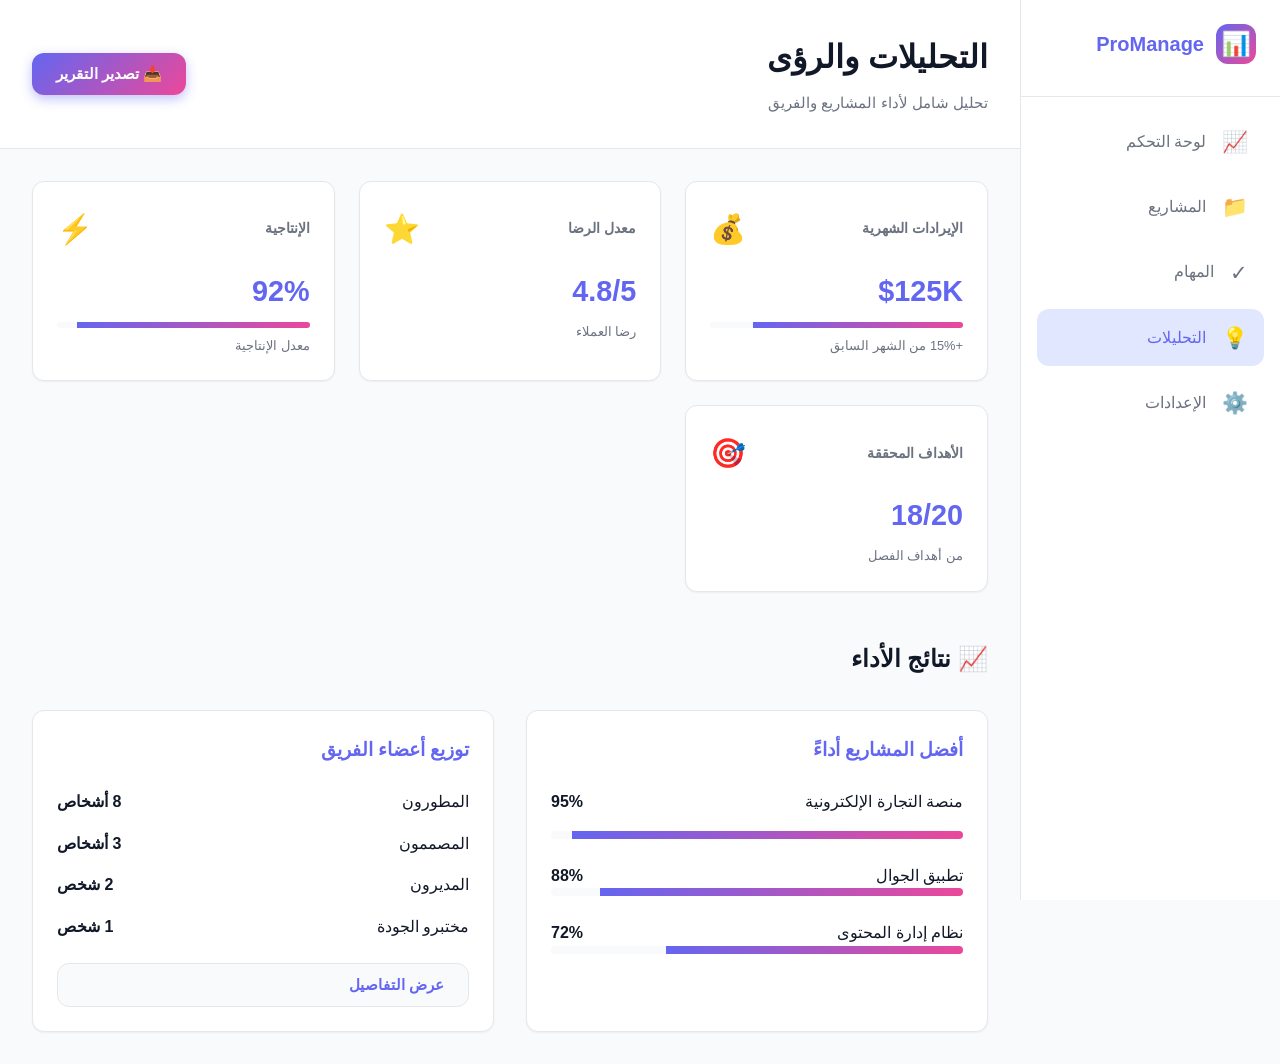
<file: new-website/insights.html>
<!DOCTYPE html>
<html lang="ar" dir="rtl">
<head>
    <meta charset="UTF-8">
    <meta name="viewport" content="width=device-width, initial-scale=1.0">
    <title>التحليلات - منصة إدارة المشاريع</title>
    <link rel="stylesheet" href="style.css">
</head>
<body>
    <!-- Sidebar Navigation -->
    <aside class="sidebar">
        <div class="sidebar-header">
            <div class="logo">
                <div class="logo-icon">📊</div>
                <span>ProManage</span>
            </div>
        </div>
        
        <nav class="sidebar-nav">
            <a href="index.html" class="nav-item">
                <span class="icon">📈</span>
                <span>لوحة التحكم</span>
            </a>
            <a href="projects.html" class="nav-item">
                <span class="icon">📁</span>
                <span>المشاريع</span>
            </a>
            <a href="tasks.html" class="nav-item">
                <span class="icon">✓</span>
                <span>المهام</span>
            </a>
            <a href="insights.html" class="nav-item active">
                <span class="icon">💡</span>
                <span>التحليلات</span>
            </a>
            <a href="settings.html" class="nav-item">
                <span class="icon">⚙️</span>
                <span>الإعدادات</span>
            </a>
        </nav>
    </aside>

    <main class="main-content">
        <!-- Top Header -->
        <header class="header">
            <div class="header-left">
                <h1>التحليلات والرؤى</h1>
                <p class="subtitle">تحليل شامل لأداء المشاريع والفريق</p>
            </div>
            <div class="header-right">
                <button class="btn btn-primary" onclick="showNotification('تم تصدير التقرير', 'success')">📥 تصدير التقرير</button>
            </div>
        </header>

        <!-- Analytics Section -->
        <section class="dashboard-content">
            <div class="kpi-grid">
                <div class="card kpi-card">
                    <div class="kpi-header">
                        <h3>الإيرادات الشهرية</h3>
                        <span class="kpi-icon">💰</span>
                    </div>
                    <div class="kpi-value">$125K</div>
                    <div class="kpi-progress">
                        <div class="progress-bar">
                            <div class="progress-fill" style="width: 83%;"></div>
                        </div>
                        <span class="kpi-percent">+15% من الشهر السابق</span>
                    </div>
                </div>

                <div class="card kpi-card">
                    <div class="kpi-header">
                        <h3>معدل الرضا</h3>
                        <span class="kpi-icon">⭐</span>
                    </div>
                    <div class="kpi-value">4.8/5</div>
                    <div class="kpi-progress">
                        <span class="kpi-percent">رضا العملاء</span>
                    </div>
                </div>

                <div class="card kpi-card">
                    <div class="kpi-header">
                        <h3>الإنتاجية</h3>
                        <span class="kpi-icon">⚡</span>
                    </div>
                    <div class="kpi-value">92%</div>
                    <div class="kpi-progress">
                        <div class="progress-bar">
                            <div class="progress-fill" style="width: 92%;"></div>
                        </div>
                        <span class="kpi-percent">معدل الإنتاجية</span>
                    </div>
                </div>

                <div class="card kpi-card">
                    <div class="kpi-header">
                        <h3>الأهداف المحققة</h3>
                        <span class="kpi-icon">🎯</span>
                    </div>
                    <div class="kpi-value">18/20</div>
                    <div class="kpi-progress">
                        <span class="kpi-percent">من أهداف الفصل</span>
                    </div>
                </div>
            </div>

            <h2 style="margin-top: 3rem; margin-bottom: 2rem; font-size: 1.5rem;">📈 نتائج الأداء</h2>

            <div class="projects-grid">
                <div class="card">
                    <h3 style="margin-bottom: 1.5rem; color: var(--primary);">أفضل المشاريع أداءً</h3>
                    <div style="display: flex; flex-direction: column; gap: 1rem;">
                        <div style="display: flex; justify-content: space-between; align-items: center;">
                            <span>منصة التجارة الإلكترونية</span>
                            <span style="font-weight: bold;">95%</span>
                        </div>
                        <div class="progress-bar" style="height: 8px;">
                            <div class="progress-fill" style="width: 95%;"></div>
                        </div>
                    </div>
                    <div style="margin-top: 1.5rem; display: flex; justify-content: space-between; align-items: center;">
                        <span>تطبيق الجوال</span>
                        <span style="font-weight: bold;">88%</span>
                    </div>
                    <div class="progress-bar" style="height: 8px;">
                        <div class="progress-fill" style="width: 88%;"></div>
                    </div>
                    <div style="margin-top: 1.5rem; display: flex; justify-content: space-between; align-items: center;">
                        <span>نظام إدارة المحتوى</span>
                        <span style="font-weight: bold;">72%</span>
                    </div>
                    <div class="progress-bar" style="height: 8px;">
                        <div class="progress-fill" style="width: 72%;"></div>
                    </div>
                </div>

                <div class="card">
                    <h3 style="margin-bottom: 1.5rem; color: var(--primary);">توزيع أعضاء الفريق</h3>
                    <div style="display: flex; flex-direction: column; gap: 1rem;">
                        <div style="display: flex; justify-content: space-between;">
                            <span>المطورون</span>
                            <span style="font-weight: bold;">8 أشخاص</span>
                        </div>
                        <div style="display: flex; justify-content: space-between;">
                            <span>المصممون</span>
                            <span style="font-weight: bold;">3 أشخاص</span>
                        </div>
                        <div style="display: flex; justify-content: space-between;">
                            <span>المديرون</span>
                            <span style="font-weight: bold;">2 شخص</span>
                        </div>
                        <div style="display: flex; justify-content: space-between;">
                            <span>مختبرو الجودة</span>
                            <span style="font-weight: bold;">1 شخص</span>
                        </div>
                    </div>
                    <button class="btn btn-secondary" style="width: 100%; margin-top: 1.5rem;">عرض التفاصيل</button>
                </div>
            </div>
        </section>
    </main>

    <script src="script.js"></script>
</body>
</html>
</file>
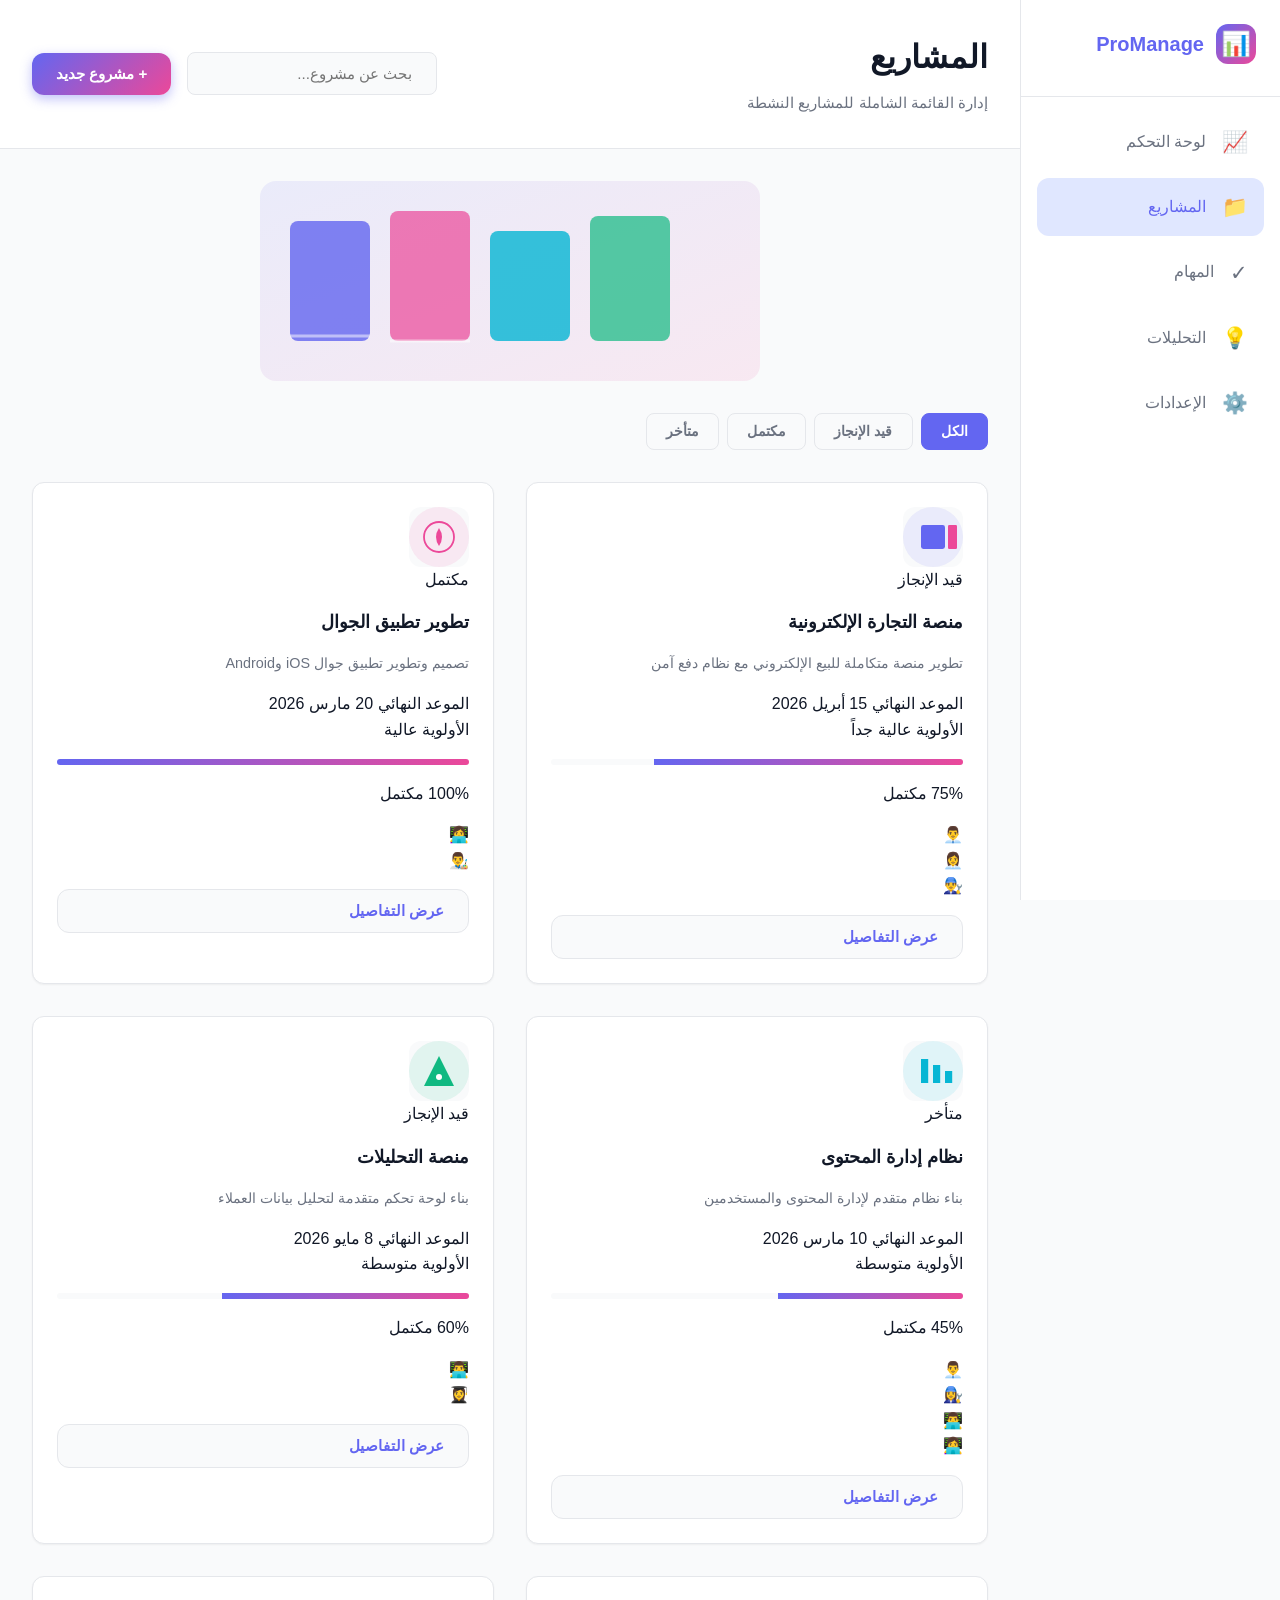
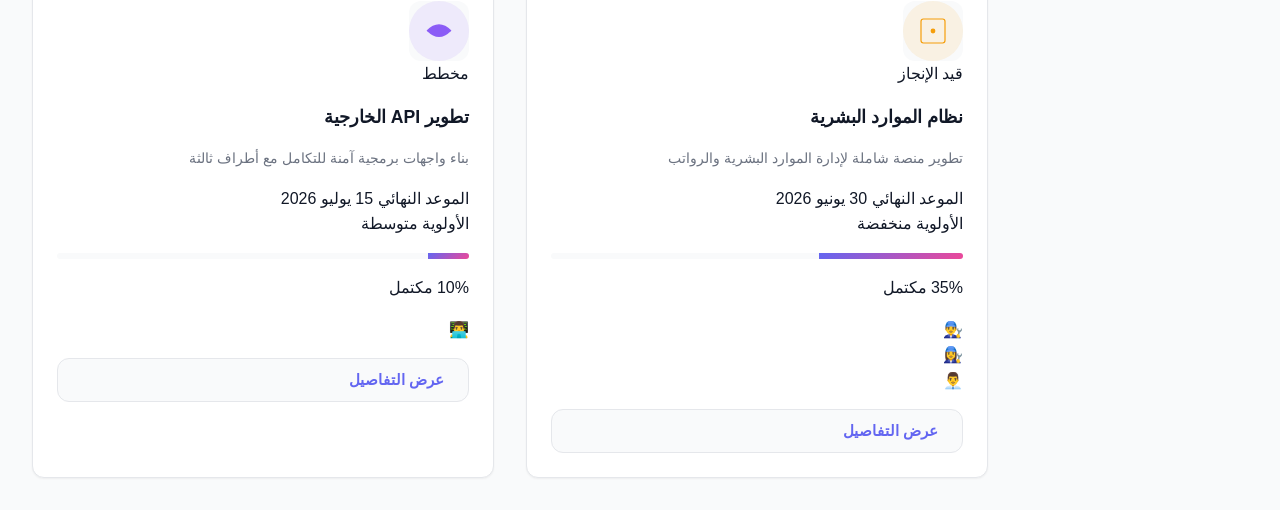
<file: new-website/projects.html>
<!DOCTYPE html>
<html lang="ar" dir="rtl">
<head>
    <meta charset="UTF-8">
    <meta name="viewport" content="width=device-width, initial-scale=1.0">
    <title>المشاريع - منصة إدارة المشاريع</title>
    <link rel="stylesheet" href="style.css">
</head>
<body>
    <!-- Sidebar Navigation -->
    <aside class="sidebar">
        <div class="sidebar-header">
            <div class="logo">
                <div class="logo-icon">📊</div>
                <span>ProManage</span>
            </div>
        </div>
        
        <nav class="sidebar-nav">
            <a href="index.html" class="nav-item">
                <span class="icon">📈</span>
                <span>لوحة التحكم</span>
            </a>
            <a href="projects.html" class="nav-item active">
                <span class="icon">📁</span>
                <span>المشاريع</span>
            </a>
            <a href="tasks.html" class="nav-item">
                <span class="icon">✓</span>
                <span>المهام</span>
            </a>
            <a href="insights.html" class="nav-item">
                <span class="icon">💡</span>
                <span>التحليلات</span>
            </a>
            <a href="settings.html" class="nav-item">
                <span class="icon">⚙️</span>
                <span>الإعدادات</span>
            </a>
        </nav>
    </aside>

    <main class="main-content">
        <!-- Top Header -->
        <header class="header">
            <div class="header-left">
                <h1>المشاريع</h1>
                <p class="subtitle">إدارة القائمة الشاملة للمشاريع النشطة</p>
            </div>
            <div class="header-right">
                <input type="text" placeholder="بحث عن مشروع..." class="search-input">
                <button class="btn btn-primary">+ مشروع جديد</button>
            </div>
        </header>

        <!-- Projects Section -->
        <section class="dashboard-content">
            <!-- Illustration Section -->
            <div class="projects-hero">
                <svg viewBox="0 0 500 200" xmlns="http://www.w3.org/2000/svg">
                    <defs>
                        <linearGradient id="projectGrad" x1="0%" y1="0%" x2="100%" y2="100%">
                            <stop offset="0%" style="stop-color:#6366f1;stop-opacity:0.1" />
                            <stop offset="100%" style="stop-color:#ec4899;stop-opacity:0.1" />
                        </linearGradient>
                    </defs>
                    <rect width="500" height="200" fill="url(#projectGrad)" rx="16"/>
                    
                    <!-- Project Cards Illustration -->
                    <rect x="30" y="40" width="80" height="120" fill="#6366f1" opacity="0.8" rx="8"/>
                    <rect x="130" y="30" width="80" height="130" fill="#ec4899" opacity="0.7" rx="8"/>
                    <rect x="230" y="50" width="80" height="110" fill="#06b6d4" opacity="0.8" rx="8"/>
                    <rect x="330" y="35" width="80" height="125" fill="#10b981" opacity="0.7" rx="8"/>
                    
                    <!-- Progress indicators -->
                    <line x1="30" y1="155" x2="110" y2="155" stroke="#ffffff" stroke-width="3" opacity="0.5"/>
                    <line x1="130" y1="160" x2="210" y2="160" stroke="#ffffff" stroke-width="3" opacity="0.5"/>
                </svg>
            </div>

            <!-- Filter Buttons -->
            <div class="filters">
                <button class="btn-filter active" onclick="filterProjects('all')">الكل</button>
                <button class="btn-filter" onclick="filterProjects('in-progress')">قيد الإنجاز</button>
                <button class="btn-filter" onclick="filterProjects('completed')">مكتمل</button>
                <button class="btn-filter" onclick="filterProjects('delayed')">متأخر</button>
            </div>

            <!-- Projects Grid -->
            <div class="projects-grid">
                <!-- Project 1 -->
                <div class="card project-card">
                    <div class="project-header">
                        <div class="project-icon">
                            <svg viewBox="0 0 100 100" xmlns="http://www.w3.org/2000/svg">
                                <circle cx="50" cy="50" r="50" fill="#6366f1" opacity="0.1"/>
                                <g transform="translate(30, 30)">
                                    <rect width="40" height="40" fill="#6366f1" rx="4"/>
                                    <rect x="45" y="0" width="15" height="40" fill="#ec4899" rx="2"/>
                                </g>
                            </svg>
                        </div>
                        <span class="status-badge status-active">قيد الإنجاز</span>
                    </div>
                    <h3 class="project-title">منصة التجارة الإلكترونية</h3>
                    <p class="project-desc">تطوير منصة متكاملة للبيع الإلكتروني مع نظام دفع آمن</p>
                    <div class="project-meta">
                        <div class="meta-item">
                            <span class="label">الموعد النهائي</span>
                            <span class="value">15 أبريل 2026</span>
                        </div>
                        <div class="meta-item">
                            <span class="label">الأولوية</span>
                            <span class="value priority high">عالية جداً</span>
                        </div>
                    </div>
                    <div class="progress-bar">
                        <div class="progress-fill" style="width: 75%;"></div>
                    </div>
                    <span class="progress-text">75% مكتمل</span>
                    <div class="project-team">
                        <div class="team-avatar">👨‍💼</div>
                        <div class="team-avatar">👩‍💼</div>
                        <div class="team-avatar">👨‍🔧</div>
                    </div>
                    <button class="btn btn-secondary full-width">عرض التفاصيل</button>
                </div>

                <!-- Project 2 -->
                <div class="card project-card">
                    <div class="project-header">
                        <div class="project-icon">
                            <svg viewBox="0 0 100 100" xmlns="http://www.w3.org/2000/svg">
                                <circle cx="50" cy="50" r="50" fill="#ec4899" opacity="0.1"/>
                                <g transform="translate(25, 25)">
                                    <circle cx="25" cy="25" r="25" fill="none" stroke="#ec4899" stroke-width="3"/>
                                    <path d="M 25 10 Q 35 25 25 40 Q 15 25 25 10" fill="#ec4899"/>
                                </g>
                            </svg>
                        </div>
                        <span class="status-badge status-completed">مكتمل</span>
                    </div>
                    <h3 class="project-title">تطوير تطبيق الجوال</h3>
                    <p class="project-desc">تصميم وتطوير تطبيق جوال iOS وAndroid</p>
                    <div class="project-meta">
                        <div class="meta-item">
                            <span class="label">الموعد النهائي</span>
                            <span class="value">20 مارس 2026</span>
                        </div>
                        <div class="meta-item">
                            <span class="label">الأولوية</span>
                            <span class="value priority high">عالية</span>
                        </div>
                    </div>
                    <div class="progress-bar">
                        <div class="progress-fill" style="width: 100%;"></div>
                    </div>
                    <span class="progress-text">100% مكتمل</span>
                    <div class="project-team">
                        <div class="team-avatar">👩‍💻</div>
                        <div class="team-avatar">👨‍🎨</div>
                    </div>
                    <button class="btn btn-secondary full-width">عرض التفاصيل</button>
                </div>

                <!-- Project 3 -->
                <div class="card project-card">
                    <div class="project-header">
                        <div class="project-icon">
                            <svg viewBox="0 0 100 100" xmlns="http://www.w3.org/2000/svg">
                                <circle cx="50" cy="50" r="50" fill="#06b6d4" opacity="0.1"/>
                                <g transform="translate(30, 30)">
                                    <rect width="12" height="40" fill="#06b6d4"/>
                                    <rect x="20" y="10" width="12" height="30" fill="#06b6d4"/>
                                    <rect x="40" y="20" width="12" height="20" fill="#06b6d4"/>
                                </g>
                            </svg>
                        </div>
                        <span class="status-badge status-pending">متأخر</span>
                    </div>
                    <h3 class="project-title">نظام إدارة المحتوى</h3>
                    <p class="project-desc">بناء نظام متقدم لإدارة المحتوى والمستخدمين</p>
                    <div class="project-meta">
                        <div class="meta-item">
                            <span class="label">الموعد النهائي</span>
                            <span class="value">10 مارس 2026</span>
                        </div>
                        <div class="meta-item">
                            <span class="label">الأولوية</span>
                            <span class="value priority medium">متوسطة</span>
                        </div>
                    </div>
                    <div class="progress-bar">
                        <div class="progress-fill" style="width: 45%;"></div>
                    </div>
                    <span class="progress-text">45% مكتمل</span>
                    <div class="project-team">
                        <div class="team-avatar">👨‍💼</div>
                        <div class="team-avatar">👩‍🔧</div>
                        <div class="team-avatar">👨‍💻</div>
                        <div class="team-avatar">👩‍💻</div>
                    </div>
                    <button class="btn btn-secondary full-width">عرض التفاصيل</button>
                </div>

                <!-- Project 4 -->
                <div class="card project-card">
                    <div class="project-header">
                        <div class="project-icon">
                            <svg viewBox="0 0 100 100" xmlns="http://www.w3.org/2000/svg">
                                <circle cx="50" cy="50" r="50" fill="#10b981" opacity="0.1"/>
                                <g transform="translate(25, 25)">
                                    <path d="M 25 0 L 50 50 L 0 50 Z" fill="#10b981"/>
                                    <circle cx="25" cy="35" r="5" fill="#ffffff"/>
                                </g>
                            </svg>
                        </div>
                        <span class="status-badge status-active">قيد الإنجاز</span>
                    </div>
                    <h3 class="project-title">منصة التحليلات</h3>
                    <p class="project-desc">بناء لوحة تحكم متقدمة لتحليل بيانات العملاء</p>
                    <div class="project-meta">
                        <div class="meta-item">
                            <span class="label">الموعد النهائي</span>
                            <span class="value">8 مايو 2026</span>
                        </div>
                        <div class="meta-item">
                            <span class="label">الأولوية</span>
                            <span class="value priority medium">متوسطة</span>
                        </div>
                    </div>
                    <div class="progress-bar">
                        <div class="progress-fill" style="width: 60%;"></div>
                    </div>
                    <span class="progress-text">60% مكتمل</span>
                    <div class="project-team">
                        <div class="team-avatar">👨‍💻</div>
                        <div class="team-avatar">👩‍🎓</div>
                    </div>
                    <button class="btn btn-secondary full-width">عرض التفاصيل</button>
                </div>

                <!-- Project 5 -->
                <div class="card project-card">
                    <div class="project-header">
                        <div class="project-icon">
                            <svg viewBox="0 0 100 100" xmlns="http://www.w3.org/2000/svg">
                                <circle cx="50" cy="50" r="50" fill="#f59e0b" opacity="0.1"/>
                                <g transform="translate(30, 30)">
                                    <rect width="40" height="40" fill="none" stroke="#f59e0b" stroke-width="2" rx="4"/>
                                    <circle cx="20" cy="20" r="4" fill="#f59e0b"/>
                                </g>
                            </svg>
                        </div>
                        <span class="status-badge status-active">قيد الإنجاز</span>
                    </div>
                    <h3 class="project-title">نظام الموارد البشرية</h3>
                    <p class="project-desc">تطوير منصة شاملة لإدارة الموارد البشرية والرواتب</p>
                    <div class="project-meta">
                        <div class="meta-item">
                            <span class="label">الموعد النهائي</span>
                            <span class="value">30 يونيو 2026</span>
                        </div>
                        <div class="meta-item">
                            <span class="label">الأولوية</span>
                            <span class="value priority low">منخفضة</span>
                        </div>
                    </div>
                    <div class="progress-bar">
                        <div class="progress-fill" style="width: 35%;"></div>
                    </div>
                    <span class="progress-text">35% مكتمل</span>
                    <div class="project-team">
                        <div class="team-avatar">👨‍🔧</div>
                        <div class="team-avatar">👩‍🔧</div>
                        <div class="team-avatar">👨‍💼</div>
                    </div>
                    <button class="btn btn-secondary full-width">عرض التفاصيل</button>
                </div>

                <!-- Project 6 -->
                <div class="card project-card">
                    <div class="project-header">
                        <div class="project-icon">
                            <svg viewBox="0 0 100 100" xmlns="http://www.w3.org/2000/svg">
                                <circle cx="50" cy="50" r="50" fill="#8b5cf6" opacity="0.1"/>
                                <g transform="translate(30, 30)">
                                    <path d="M 0 20 Q 20 0 40 20 Q 20 40 0 20" fill="#8b5cf6"/>
                                    <path d="M 0 20 Q 20 0 40 20" fill="none" stroke="#8b5cf6" stroke-width="2"/>
                                </g>
                            </svg>
                        </div>
                        <span class="status-badge status-pending">مخطط</span>
                    </div>
                    <h3 class="project-title">تطوير API الخارجية</h3>
                    <p class="project-desc">بناء واجهات برمجية آمنة للتكامل مع أطراف ثالثة</p>
                    <div class="project-meta">
                        <div class="meta-item">
                            <span class="label">الموعد النهائي</span>
                            <span class="value">15 يوليو 2026</span>
                        </div>
                        <div class="meta-item">
                            <span class="label">الأولوية</span>
                            <span class="value priority medium">متوسطة</span>
                        </div>
                    </div>
                    <div class="progress-bar">
                        <div class="progress-fill" style="width: 10%;"></div>
                    </div>
                    <span class="progress-text">10% مكتمل</span>
                    <div class="project-team">
                        <div class="team-avatar">👨‍💻</div>
                    </div>
                    <button class="btn btn-secondary full-width">عرض التفاصيل</button>
                </div>
            </div>
        </section>
    </main>

    <script src="script.js"></script>
    <script>
        function filterProjects(status) {
            // Update active button
            document.querySelectorAll('.btn-filter').forEach(btn => {
                btn.classList.remove('active');
            });
            if (event.target) {
                event.target.classList.add('active');
            }
            showNotification(`تم التصفية حسب: ${status}`, 'success');
        }
    </script>
</body>
</html>
</file>
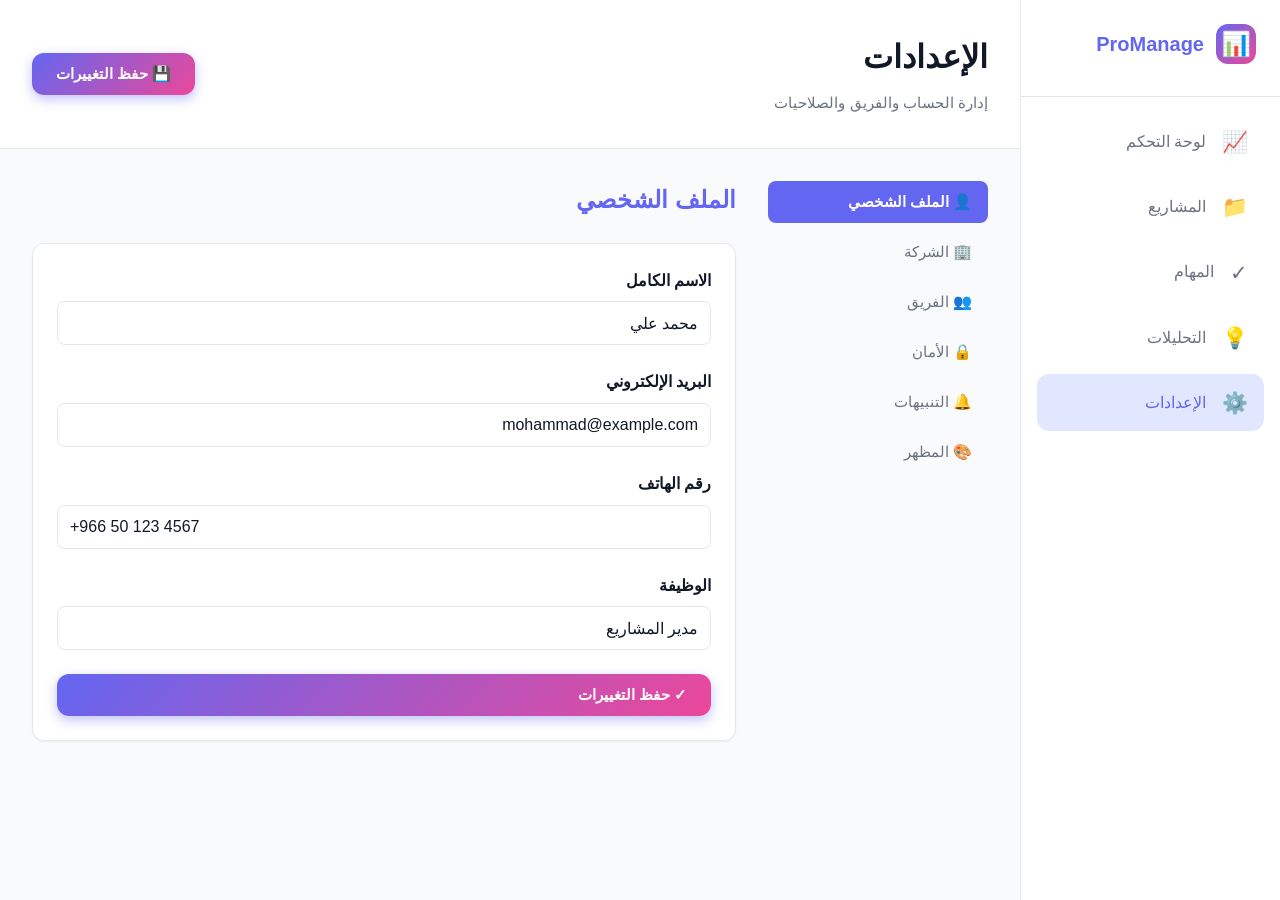
<file: new-website/settings.html>
<!DOCTYPE html>
<html lang="ar" dir="rtl">
<head>
    <meta charset="UTF-8">
    <meta name="viewport" content="width=device-width, initial-scale=1.0">
    <title>الإعدادات - منصة إدارة المشاريع</title>
    <link rel="stylesheet" href="style.css">
    <style>
        .settings-wrapper {
            display: grid;
            grid-template-columns: 220px 1fr;
            gap: 2rem;
        }

        .settings-menu {
            display: flex;
            flex-direction: column;
            gap: 0.5rem;
            position: sticky;
            top: 100px;
            height: fit-content;
        }

        .settings-menu-item {
            background: none;
            border: none;
            width: 100%;
            text-align: right;
            padding: 0.75rem 1rem;
            border-radius: 8px;
            color: var(--text-secondary);
            cursor: pointer;
            font-size: 0.95rem;
            transition: all 0.3s ease;
            font-family: inherit;
            font-weight: 500;
        }

        .settings-menu-item:hover {
            background: var(--primary-light);
            color: var(--primary);
        }

        .settings-menu-item.active {
            background: var(--primary);
            color: white;
            font-weight: 600;
        }

        .settings-panels {
            width: 100%;
        }

        .settings-section {
            display: none;
            animation: fadeIn 0.3s ease-out;
        }

        .settings-section.active {
            display: block;
        }

        .settings-section h2 {
            margin-bottom: 1.5rem;
            color: var(--primary);
            font-size: 1.5rem;
        }

        .form-group {
            margin-bottom: 1.5rem;
        }

        .form-group label {
            display: block;
            margin-bottom: 0.5rem;
            font-weight: 600;
            color: var(--text-primary);
        }

        .form-input {
            width: 100%;
            padding: 0.75rem;
            border: 1px solid var(--border);
            border-radius: 8px;
            font-size: 1rem;
            font-family: inherit;
            background: var(--bg-main);
            color: var(--text-primary);
            transition: all 0.3s ease;
        }

        .form-input:focus {
            outline: none;
            border-color: var(--primary);
            background: var(--primary-light);
        }

        .form-input select {
            cursor: pointer;
        }

        @keyframes fadeIn {
            from { opacity: 0; }
            to { opacity: 1; }
        }

        @media (max-width: 1024px) {
            .settings-wrapper {
                grid-template-columns: 180px 1fr;
                gap: 1.5rem;
            }

            .settings-menu-item {
                padding: 0.6rem 0.8rem;
                font-size: 0.9rem;
            }
        }

        @media (max-width: 768px) {
            .settings-wrapper {
                grid-template-columns: 1fr;
                gap: 1rem;
            }

            .settings-menu {
                position: relative;
                top: 0;
                display: grid;
                grid-template-columns: repeat(auto-fit, minmax(100px, 1fr));
                gap: 0.5rem;
                sticky: initial;
                margin-bottom: 1.5rem;
                padding-bottom: 1.5rem;
                border-bottom: 1px solid var(--border);
            }

            .settings-menu-item {
                padding: 0.6rem;
                font-size: 0.85rem;
            }
        }
    </style>
</head>
<body>
    <!-- Sidebar Navigation -->
    <aside class="sidebar">
        <div class="sidebar-header">
            <div class="logo">
                <div class="logo-icon">📊</div>
                <span>ProManage</span>
            </div>
        </div>
        
        <nav class="sidebar-nav">
            <a href="index.html" class="nav-item">
                <span class="icon">📈</span>
                <span>لوحة التحكم</span>
            </a>
            <a href="projects.html" class="nav-item">
                <span class="icon">📁</span>
                <span>المشاريع</span>
            </a>
            <a href="tasks.html" class="nav-item">
                <span class="icon">✓</span>
                <span>المهام</span>
            </a>
            <a href="insights.html" class="nav-item">
                <span class="icon">💡</span>
                <span>التحليلات</span>
            </a>
            <a href="settings.html" class="nav-item active">
                <span class="icon">⚙️</span>
                <span>الإعدادات</span>
            </a>
        </nav>
    </aside>

    <main class="main-content">
        <!-- Top Header -->
        <header class="header">
            <div class="header-left">
                <h1>الإعدادات</h1>
                <p class="subtitle">إدارة الحساب والفريق والصلاحيات</p>
            </div>
            <div class="header-right">
                <button class="btn btn-primary" onclick="showNotification('تم حفظ جميع التغييرات', 'success')">💾 حفظ التغييرات</button>
            </div>
        </header>

        <!-- Settings Content -->
        <section class="dashboard-content">
            <div class="settings-wrapper">
                <!-- Settings Menu -->
                <aside class="settings-menu">
                    <button class="settings-menu-item active" onclick="openSettings(event, 'profile')">👤 الملف الشخصي</button>
                    <button class="settings-menu-item" onclick="openSettings(event, 'company')">🏢 الشركة</button>
                    <button class="settings-menu-item" onclick="openSettings(event, 'team')">👥 الفريق</button>
                    <button class="settings-menu-item" onclick="openSettings(event, 'security')">🔒 الأمان</button>
                    <button class="settings-menu-item" onclick="openSettings(event, 'notifications')">🔔 التنبيهات</button>
                    <button class="settings-menu-item" onclick="openSettings(event, 'appearance')">🎨 المظهر</button>
                </aside>

                <!-- Settings Panels -->
                <div class="settings-panels">
                    <!-- Profile Section -->
                    <div id="profile" class="settings-section active">
                        <h2>الملف الشخصي</h2>
                        <div class="card">
                            <div class="form-group">
                                <label>الاسم الكامل</label>
                                <input type="text" class="form-input" value="محمد علي" placeholder="أدخل الاسم الكامل">
                            </div>

                            <div class="form-group">
                                <label>البريد الإلكتروني</label>
                                <input type="email" class="form-input" value="mohammad@example.com" placeholder="أدخل البريد الإلكتروني">
                            </div>

                            <div class="form-group">
                                <label>رقم الهاتف</label>
                                <input type="tel" class="form-input" value="+966 50 123 4567" placeholder="أدخل رقم الهاتف">
                            </div>

                            <div class="form-group">
                                <label>الوظيفة</label>
                                <input type="text" class="form-input" value="مدير المشاريع" placeholder="أدخل الوظيفة">
                            </div>

                            <button class="btn btn-primary" style="width: 100%;" onclick="showNotification('تم تحديث الملف الشخصي', 'success')">✓ حفظ التغييرات</button>
                        </div>
                    </div>

                    <!-- Company Section -->
                    <div id="company" class="settings-section">
                        <h2>إعدادات الشركة</h2>
                        <div class="card">
                            <div class="form-group">
                                <label>اسم الشركة</label>
                                <input type="text" class="form-input" value="تقنيات المستقبل" placeholder="أدخل اسم الشركة">
                            </div>

                            <div class="form-group">
                                <label>الموقع الإلكتروني</label>
                                <input type="url" class="form-input" value="https://example.com" placeholder="أدخل الموقع الإلكتروني">
                            </div>

                            <div class="form-group">
                                <label>مجال العمل</label>
                                <input type="text" class="form-input" value="تطوير برمجيات" placeholder="أدخل مجال العمل">
                            </div>

                            <div class="form-group">
                                <label>عدد الموظفين</label>
                                <input type="number" class="form-input" value="14" placeholder="أدخل عدد الموظفين">
                            </div>

                            <button class="btn btn-primary" style="width: 100%;" onclick="showNotification('تم تحديث بيانات الشركة', 'success')">✓ حفظ التغييرات</button>
                        </div>
                    </div>

                    <!-- Team Section -->
                    <div id="team" class="settings-section">
                        <h2>إدارة الفريق</h2>
                        <div class="card">
                            <div style="display: flex; flex-direction: column; gap: 1rem;">
                                <div style="padding: 1rem; background: var(--bg-secondary); border-radius: 8px; display: flex; justify-content: space-between; align-items: center;">
                                    <div>
                                        <div style="font-weight: 600;">علي محسن</div>
                                        <div style="font-size: 0.9rem; color: var(--text-secondary);">مصمم UI/UX</div>
                                    </div>
                                    <button class="btn btn-secondary" style="font-size: 0.85rem;" onclick="showNotification('تمت إزالة العضو من الفريق', 'success')">🗑️ حذف</button>
                                </div>

                                <div style="padding: 1rem; background: var(--bg-secondary); border-radius: 8px; display: flex; justify-content: space-between; align-items: center;">
                                    <div>
                                        <div style="font-weight: 600;">فاطمة أحمد</div>
                                        <div style="font-size: 0.9rem; color: var(--text-secondary);">مطورة Full Stack</div>
                                    </div>
                                    <button class="btn btn-secondary" style="font-size: 0.85rem;" onclick="showNotification('تمت إزالة العضو من الفريق', 'success')">🗑️ حذف</button>
                                </div>

                                <div style="padding: 1rem; background: var(--bg-secondary); border-radius: 8px; display: flex; justify-content: space-between; align-items: center;">
                                    <div>
                                        <div style="font-weight: 600;">ياسر عبدالله</div>
                                        <div style="font-size: 0.9rem; color: var(--text-secondary);">مهندس DevOps</div>
                                    </div>
                                    <button class="btn btn-secondary" style="font-size: 0.85rem;" onclick="showNotification('تمت إزالة العضو من الفريق', 'success')">🗑️ حذف</button>
                                </div>

                                <button class="btn btn-primary" style="width: 100%;" onclick="showNotification('تم إرسال دعوة للعضو الجديد', 'success')">+ إضافة عضو جديد</button>
                            </div>
                        </div>
                    </div>

                    <!-- Security Section -->
                    <div id="security" class="settings-section">
                        <h2>الأمان والخصوصية</h2>
                        <div class="card">
                            <h3 style="margin: 1.5rem 0 1rem 0; color: var(--primary);">تغيير كلمة المرور</h3>
                            <div class="form-group">
                                <label>كلمة المرور الحالية</label>
                                <input type="password" class="form-input" placeholder="أدخل كلمة المرور الحالية">
                            </div>

                            <div class="form-group">
                                <label>كلمة المرور الجديدة</label>
                                <input type="password" class="form-input" placeholder="أدخل كلمة المرور الجديدة">
                            </div>

                            <div class="form-group">
                                <label>تأكيد كلمة المرور</label>
                                <input type="password" class="form-input" placeholder="أعد إدخال كلمة المرور الجديدة">
                            </div>

                            <button class="btn btn-primary" style="width: 100%; margin-bottom: 2rem;" onclick="showNotification('تم تحديث كلمة المرور بنجاح', 'success')">✓ تحديث كلمة المرور</button>

                            <h3 style="margin: 1.5rem 0 1rem 0; color: var(--primary);">المصادقة الثنائية</h3>
                            <div style="padding: 1rem; background: var(--bg-secondary); border-radius: 8px; display: flex; justify-content: space-between; align-items: center;">
                                <span>تفعيل المصادقة الثنائية (2FA)</span>
                                <input type="checkbox" style="width: 20px; height: 20px; cursor: pointer;" checked onchange="showNotification(this.checked ? '✓ تم تفعيل 2FA' : '✓ تم تعطيل 2FA', 'success')">
                            </div>
                        </div>
                    </div>

                    <!-- Notifications Section -->
                    <div id="notifications" class="settings-section">
                        <h2>التنبيهات والإشعارات</h2>
                        <div class="card">
                            <div style="display: flex; flex-direction: column; gap: 1rem;">
                                <div style="padding: 1rem; background: var(--bg-secondary); border-radius: 8px; display: flex; justify-content: space-between; align-items: center;">
                                    <div>
                                        <div style="font-weight: 600;">تنبيهات المشاريع</div>
                                        <div style="font-size: 0.85rem; color: var(--text-secondary);">إخطارك بمراحل المشروع والمواعيد</div>
                                    </div>
                                    <input type="checkbox" style="width: 20px; height: 20px; cursor: pointer;" checked onchange="showNotification('✓ تم تحديث إعدادات التنبيهات', 'success')">
                                </div>

                                <div style="padding: 1rem; background: var(--bg-secondary); border-radius: 8px; display: flex; justify-content: space-between; align-items: center;">
                                    <div>
                                        <div style="font-weight: 600;">تنبيهات المهام</div>
                                        <div style="font-size: 0.85rem; color: var(--text-secondary);">إخطارك بالمهام الجديدة والتحديثات</div>
                                    </div>
                                    <input type="checkbox" style="width: 20px; height: 20px; cursor: pointer;" checked onchange="showNotification('✓ تم تحديث إعدادات التنبيهات', 'success')">
                                </div>

                                <div style="padding: 1rem; background: var(--bg-secondary); border-radius: 8px; display: flex; justify-content: space-between; align-items: center;">
                                    <div>
                                        <div style="font-weight: 600;">تنبيهات الفريق</div>
                                        <div style="font-size: 0.85rem; color: var(--text-secondary);">إخطارك بنشاط الفريق والتعليقات</div>
                                    </div>
                                    <input type="checkbox" style="width: 20px; height: 20px; cursor: pointer;" checked onchange="showNotification('✓ تم تحديث إعدادات التنبيهات', 'success')">
                                </div>

                                <div style="padding: 1rem; background: var(--bg-secondary); border-radius: 8px; display: flex; justify-content: space-between; align-items: center;">
                                    <div>
                                        <div style="font-weight: 600;">رسائل البريد الإلكتروني</div>
                                        <div style="font-size: 0.85rem; color: var(--text-secondary);">تلقي رسائل بريد إلكترونية للتحديثات المهمة</div>
                                    </div>
                                    <input type="checkbox" style="width: 20px; height: 20px; cursor: pointer;" checked onchange="showNotification('✓ تم تحديث إعدادات البريد', 'success')">
                                </div>

                                <div style="padding: 1rem; background: var(--bg-secondary); border-radius: 8px; display: flex; justify-content: space-between; align-items: center;">
                                    <div>
                                        <div style="font-weight: 600;">التنبيهات الفورية</div>
                                        <div style="font-size: 0.85rem; color: var(--text-secondary);">تلقي إشعارات فورية بالأحداث العاجلة</div>
                                    </div>
                                    <input type="checkbox" style="width: 20px; height: 20px; cursor: pointer;" onchange="showNotification('✓ تم تحديث الإشعارات الفورية', 'success')">
                                </div>
                            </div>
                        </div>
                    </div>

                    <!-- Appearance Section -->
                    <div id="appearance" class="settings-section">
                        <h2>المظهر والعرض</h2>
                        <div class="card">
                            <h3 style="margin: 0 0 1.5rem 0; color: var(--primary);">اختر الموضوع</h3>
                            <div style="display: grid; grid-template-columns: 1fr 1fr; gap: 1rem; margin-bottom: 2rem;">
                                <button class="btn btn-primary" style="padding: 1rem;" onclick="toggleTheme('light')">☀️ فاتح</button>
                                <button class="btn btn-secondary" style="padding: 1rem;" onclick="toggleTheme('dark')">🌙 مظلم</button>
                                <button class="btn btn-secondary" style="padding: 1rem;" onclick="toggleTheme('auto')">⚙️ تلقائي</button>
                            </div>

                            <h3 style="margin: 1.5rem 0 1rem 0; color: var(--primary);">اللغة</h3>
                            <div class="form-group">
                                <select class="form-input" onchange="showNotification('✓ تم تغيير اللغة', 'success')">
                                    <option selected>العربية 🇸🇦</option>
                                    <option>English 🇺🇸</option>
                                    <option>Français 🇫🇷</option>
                                    <option>Español 🇪🇸</option>
                                    <option>Deutsch 🇩🇪</option>
                                    <option>简体中文 🇨🇳</option>
                                    <option>日本語 🇯🇵</option>
                                    <option>Русский 🇷🇺</option>
                                </select>
                            </div>

                            <h3 style="margin: 1.5rem 0 1rem 0; color: var(--primary);">كثافة العرض</h3>
                            <div style="display: flex; flex-direction: column; gap: 0.75rem;">
                                <label style="display: flex; align-items: center; gap: 0.75rem; cursor: pointer;">
                                    <input type="radio" name="density" value="compact" onchange="showNotification('✓ تم تغيير كثافة العرض', 'success')"> مدمج
                                </label>
                                <label style="display: flex; align-items: center; gap: 0.75rem; cursor: pointer;">
                                    <input type="radio" name="density" value="normal" checked onchange="showNotification('✓ تم تغيير كثافة العرض', 'success')"> عادي
                                </label>
                                <label style="display: flex; align-items: center; gap: 0.75rem; cursor: pointer;">
                                    <input type="radio" name="density" value="spacious" onchange="showNotification('✓ تم تغيير كثافة العرض', 'success')"> متسع
                                </label>
                            </div>
                        </div>
                    </div>
                </div>
            </div>
        </section>
    </main>

    <script src="script.js"></script>
</body>
</html>
</file>
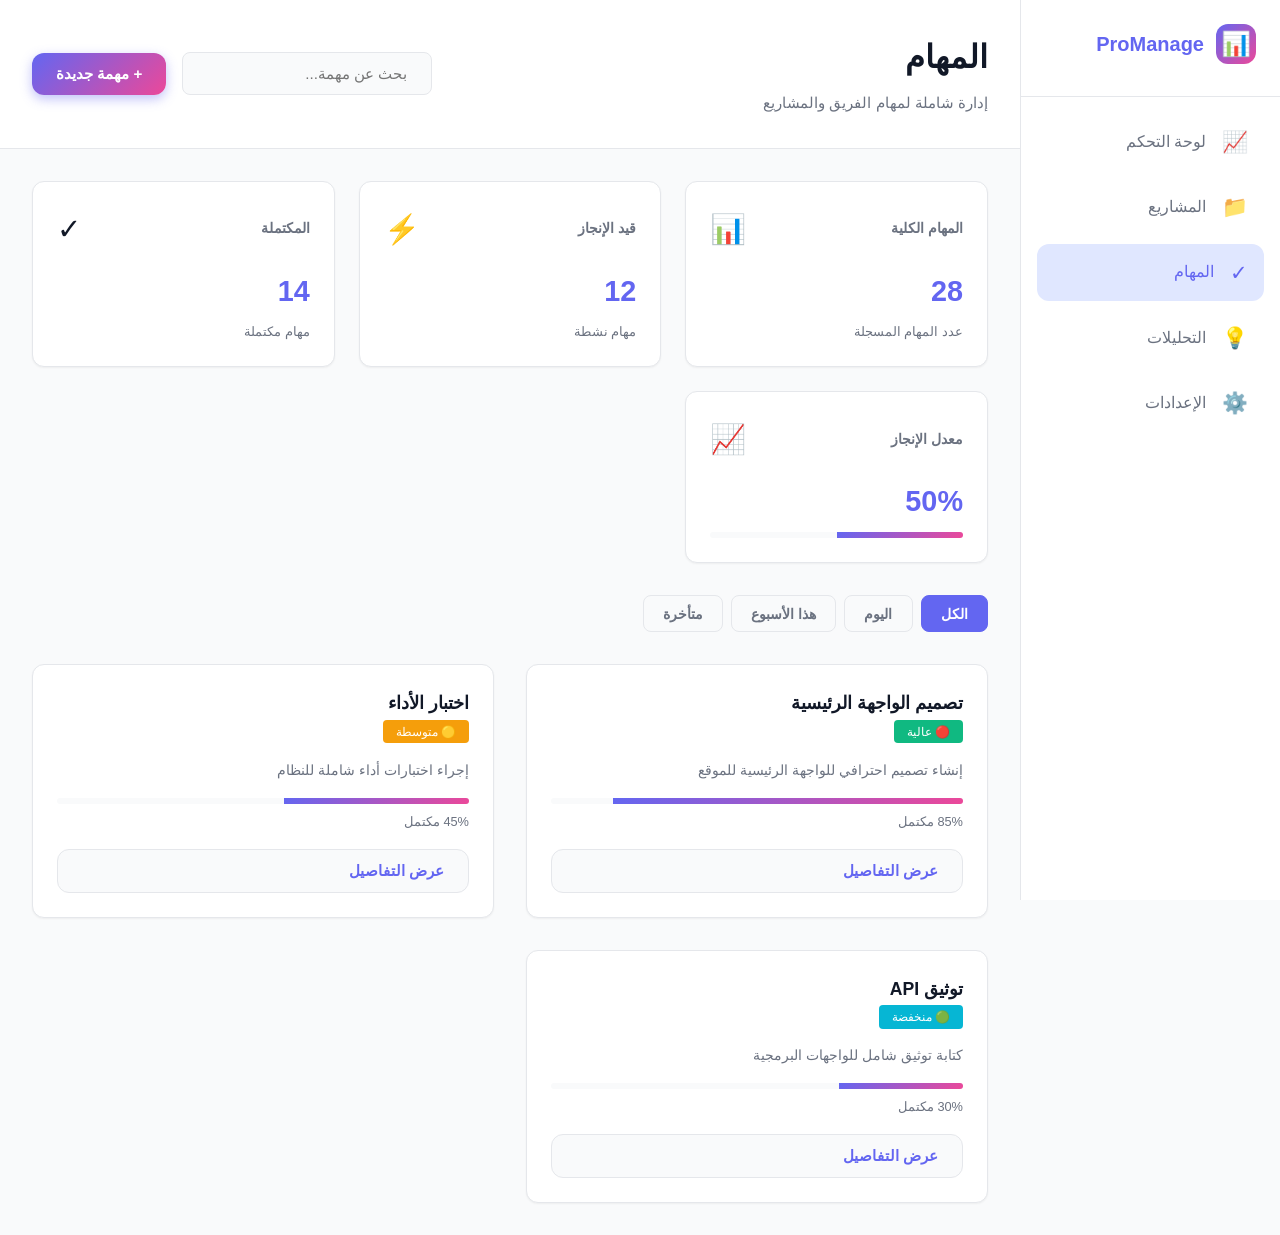
<file: new-website/tasks.html>
<!DOCTYPE html>
<html lang="ar" dir="rtl">
<head>
    <meta charset="UTF-8">
    <meta name="viewport" content="width=device-width, initial-scale=1.0">
    <title>المهام - منصة إدارة المشاريع</title>
    <link rel="stylesheet" href="style.css">
</head>
<body>
    <!-- Sidebar Navigation -->
    <aside class="sidebar">
        <div class="sidebar-header">
            <div class="logo">
                <div class="logo-icon">📊</div>
                <span>ProManage</span>
            </div>
        </div>
        
        <nav class="sidebar-nav">
            <a href="index.html" class="nav-item">
                <span class="icon">📈</span>
                <span>لوحة التحكم</span>
            </a>
            <a href="projects.html" class="nav-item">
                <span class="icon">📁</span>
                <span>المشاريع</span>
            </a>
            <a href="tasks.html" class="nav-item active">
                <span class="icon">✓</span>
                <span>المهام</span>
            </a>
            <a href="insights.html" class="nav-item">
                <span class="icon">💡</span>
                <span>التحليلات</span>
            </a>
            <a href="settings.html" class="nav-item">
                <span class="icon">⚙️</span>
                <span>الإعدادات</span>
            </a>
        </nav>
    </aside>

    <main class="main-content">
        <!-- Top Header -->
        <header class="header">
            <div class="header-left">
                <h1>المهام</h1>
                <p class="subtitle">إدارة شاملة لمهام الفريق والمشاريع</p>
            </div>
            <div class="header-right">
                <input type="text" placeholder="بحث عن مهمة..." class="search-input">
                <button class="btn btn-primary" onclick="showNotification('تم إضافة مهمة جديدة', 'success')">+ مهمة جديدة</button>
            </div>
        </header>

        <!-- Tasks Section -->
        <section class="dashboard-content">
            <div class="kpi-grid">
                <div class="card kpi-card">
                    <div class="kpi-header">
                        <h3>المهام الكلية</h3>
                        <span class="kpi-icon">📊</span>
                    </div>
                    <div class="kpi-value">28</div>
                    <div class="kpi-progress">
                        <span class="kpi-percent">عدد المهام المسجلة</span>
                    </div>
                </div>

                <div class="card kpi-card">
                    <div class="kpi-header">
                        <h3>قيد الإنجاز</h3>
                        <span class="kpi-icon">⚡</span>
                    </div>
                    <div class="kpi-value">12</div>
                    <div class="kpi-progress">
                        <span class="kpi-percent">مهام نشطة</span>
                    </div>
                </div>

                <div class="card kpi-card">
                    <div class="kpi-header">
                        <h3>المكتملة</h3>
                        <span class="kpi-icon">✓</span>
                    </div>
                    <div class="kpi-value">14</div>
                    <div class="kpi-progress">
                        <span class="kpi-percent">مهام مكتملة</span>
                    </div>
                </div>

                <div class="card kpi-card">
                    <div class="kpi-header">
                        <h3>معدل الإنجاز</h3>
                        <span class="kpi-icon">📈</span>
                    </div>
                    <div class="kpi-value">50%</div>
                    <div class="kpi-progress">
                        <div class="progress-bar">
                            <div class="progress-fill" style="width: 50%;"></div>
                        </div>
                    </div>
                </div>
            </div>

            <div class="filters">
                <button class="btn-filter active" onclick="filterProjects('all')">الكل</button>
                <button class="btn-filter" onclick="filterProjects('today')">اليوم</button>
                <button class="btn-filter" onclick="filterProjects('week')">هذا الأسبوع</button>
                <button class="btn-filter" onclick="filterProjects('overdue')">متأخرة</button>
            </div>

            <div class="projects-grid">
                <div class="card project-card">
                    <div class="project-header">
                        <h3 class="project-title">تصميم الواجهة الرئيسية</h3>
                        <span style="background: #10b981; color: white; padding: 0.3rem 0.8rem; border-radius: 4px; font-size: 0.75rem;">🔴 عالية</span>
                    </div>
                    <p class="project-desc">إنشاء تصميم احترافي للواجهة الرئيسية للموقع</p>
                    <div class="kpi-progress">
                        <div class="progress-bar">
                            <div class="progress-fill" style="width: 85%;"></div>
                        </div>
                        <span class="kpi-percent">85% مكتمل</span>
                    </div>
                    <button class="btn btn-secondary" style="width: 100%; margin-top: auto;">عرض التفاصيل</button>
                </div>

                <div class="card project-card">
                    <div class="project-header">
                        <h3 class="project-title">اختبار الأداء</h3>
                        <span style="background: #f59e0b; color: white; padding: 0.3rem 0.8rem; border-radius: 4px; font-size: 0.75rem;">🟡 متوسطة</span>
                    </div>
                    <p class="project-desc">إجراء اختبارات أداء شاملة للنظام</p>
                    <div class="kpi-progress">
                        <div class="progress-bar">
                            <div class="progress-fill" style="width: 45%;"></div>
                        </div>
                        <span class="kpi-percent">45% مكتمل</span>
                    </div>
                    <button class="btn btn-secondary" style="width: 100%; margin-top: auto;">عرض التفاصيل</button>
                </div>

                <div class="card project-card">
                    <div class="project-header">
                        <h3 class="project-title">توثيق API</h3>
                        <span style="background: #06b6d4; color: white; padding: 0.3rem 0.8rem; border-radius: 4px; font-size: 0.75rem;">🟢 منخفضة</span>
                    </div>
                    <p class="project-desc">كتابة توثيق شامل للواجهات البرمجية</p>
                    <div class="kpi-progress">
                        <div class="progress-bar">
                            <div class="progress-fill" style="width: 30%;"></div>
                        </div>
                        <span class="kpi-percent">30% مكتمل</span>
                    </div>
                    <button class="btn btn-secondary" style="width: 100%; margin-top: auto;">عرض التفاصيل</button>
                </div>
            </div>
        </section>
    </main>

    <script src="script.js"></script>
</body>
</html>
</file>
<file: style.css>
/* =======================================
   ENTERPRISE BUSINESS MANAGEMENT PLATFORM
   Modern UIverse-Inspired Design System
   ======================================= */

/* ========== ROOT & VARIABLES ========== */
:root {
    --primary: #667eea;
    --primary-light: #e0e7ff;
    --secondary: #764ba2;
    --accent: #f5576c;
    --danger: #ef5350;
    --warning: #ffc107;
    --success: #26a69a;
    --bg-main: #ffffff;
    --bg-secondary: #f7f9fc;
    --bg-tertiary: #e8eef7;
    --text-primary: #1a202c;
    --text-secondary: #718096;
    --border: #e2e8f0;
    --shadow-sm: 0 2px 8px rgba(0, 0, 0, 0.06);
    --shadow-md: 0 4px 16px rgba(0, 0, 0, 0.08);
    --shadow-lg: 0 8px 24px rgba(0, 0, 0, 0.1);
    --transition: 0.3s cubic-bezier(0.4, 0, 0.2, 1);
    --border-radius: 12px;
}

/* ========== RESET & BASE ========== */
* {
    margin: 0;
    padding: 0;
    box-sizing: border-box;
}

html {
    scroll-behavior: smooth;
}

body {
    font-family: -apple-system, BlinkMacSystemFont, "Segoe UI", "Roboto", "Oxygen", "Ubuntu", "Cantarell", sans-serif;
    background-color: var(--bg-secondary);
    color: var(--text-primary);
    line-height: 1.6;
    direction: rtl;
}

/* ========== LAYOUT STRUCTURE ========== */
body {
    display: grid;
    grid-template-columns: 260px 1fr;
    grid-template-rows: auto 1fr;
    min-height: 100vh;
}

.sidebar {
    grid-row: 1 / -1;
    grid-column: 1;
    background: var(--bg-main);
    border-left: 1px solid var(--border);
    padding: 2rem 0;
    height: 100vh;
    overflow-y: auto;
    position: sticky;
    top: 0;
}

.main-content {
    grid-column: 2;
    grid-row: 1 / -1;
    display: flex;
    flex-direction: column;
}

/* ========== SIDEBAR ========== */
.sidebar-header {
    padding: 0 1.5rem 2rem;
    border-bottom: 1px solid var(--border);
    margin-bottom: 1.5rem;
}

.logo {
    display: flex;
    align-items: center;
    gap: 0.75rem;
    font-weight: 700;
    font-size: 1.2rem;
    color: var(--primary);
    cursor: pointer;
}

.logo-icon {
    font-size: 1.8rem;
}

.sidebar-nav {
    display: flex;
    flex-direction: column;
    gap: 0.5rem;
    padding: 0 1rem;
}

.nav-item {
    display: flex;
    align-items: center;
    gap: 0.75rem;
    padding: 0.75rem 1rem;
    color: var(--text-secondary);
    text-decoration: none;
    border-radius: 8px;
    transition: all var(--transition);
    cursor: pointer;
    border: 2px solid transparent;
}

.nav-item:hover {
    background-color: var(--bg-secondary);
    color: var(--primary);
    transform: translateX(-4px);
}

.nav-item.active {
    background-color: var(--primary-light);
    color: var(--primary);
    border-right: 2px solid var(--primary);
}

.nav-item .icon {
    font-size: 1.3rem;
    display: flex;
    align-items: center;
}

/* ========== HEADER ========== */
.header {
    display: flex;
    justify-content: space-between;
    align-items: center;
    padding: 2rem;
    background: var(--bg-main);
    border-bottom: 1px solid var(--border);
}

.header-left h1 {
    font-size: 1.75rem;
    margin-bottom: 0.25rem;
}

.subtitle {
    color: var(--text-secondary);
    font-size: 0.95rem;
}

.header-right {
    display: flex;
    align-items: center;
    gap: 1.5rem;
}

.filters {
    display: flex;
    gap: 0.5rem;
}

.btn-filter {
    padding: 0.6rem 1.2rem;
    border: 1px solid var(--border);
    background: transparent;
    border-radius: 8px;
    cursor: pointer;
    color: var(--text-secondary);
    transition: all var(--transition);
    font-size: 0.9rem;
}

.btn-filter:hover,
.btn-filter.active {
    background: var(--primary);
    color: white;
    border-color: var(--primary);
}

.search-input {
    padding: 0.75rem 1rem;
    border: 1px solid var(--border);
    border-radius: 8px;
    background: var(--bg-secondary);
    color: var(--text-primary);
    width: 200px;
    transition: all var(--transition);
}

.search-input:focus {
    outline: none;
    border-color: var(--primary);
    background: var(--bg-main);
    box-shadow: 0 0 0 3px rgba(102, 126, 234, 0.1);
}

.user-menu {
    display: flex;
    align-items: center;
    gap: 1rem;
}

.avatar {
    width: 42px;
    height: 42px;
    border-radius: 50%;
    background: var(--primary-light);
    display: flex;
    align-items: center;
    justify-content: center;
    cursor: pointer;
    transition: all var(--transition);
    font-size: 1.5rem;
}

.avatar:hover {
    transform: scale(1.1);
}

/* ========== BUTTONS ========== */
.btn {
    padding: 0.75rem 1.5rem;
    border: none;
    border-radius: 8px;
    font-weight: 600;
    cursor: pointer;
    transition: all var(--transition);
    font-size: 0.95rem;
    display: inline-flex;
    align-items: center;
    gap: 0.5rem;
}

.btn-primary {
    background: linear-gradient(135deg, var(--primary) 0%, var(--secondary) 100%);
    color: white;
    box-shadow: 0 4px 12px rgba(102, 126, 234, 0.3);
}

.btn-primary:hover {
    transform: translateY(-2px);
    box-shadow: 0 6px 16px rgba(102, 126, 234, 0.4);
}

.btn-secondary {
    background: var(--bg-secondary);
    color: var(--text-primary);
    border: 1px solid var(--border);
}

.btn-secondary:hover {
    background: var(--bg-tertiary);
    border-color: var(--primary);
}

.btn-danger {
    background: var(--danger);
    color: white;
}

.btn-mini {
    padding: 0.4rem 0.8rem;
    font-size: 0.85rem;
    background: var(--bg-secondary);
    color: var(--text-primary);
    border: 1px solid var(--border);
}

.btn-mini:hover {
    background: var(--primary);
    color: white;
}

.btn-mini.danger {
    color: var(--danger);
}

.btn-mini.danger:hover {
    background: var(--danger);
    color: white;
}

.btn-icon {
    background: transparent;
    border: none;
    cursor: pointer;
    padding: 0.5rem;
    font-size: 1.2rem;
    transition: all var(--transition);
}

.btn-icon:hover {
    transform: scale(1.1);
}

/* ========== CARDS ========== */
.card {
    background: var(--bg-main);
    border: 1px solid var(--border);
    border-radius: var(--border-radius);
    padding: 1.5rem;
    box-shadow: var(--shadow-sm);
    transition: all var(--transition);
}

.card:hover {
    box-shadow: var(--shadow-md);
    border-color: var(--primary);
}

.card-header {
    display: flex;
    justify-content: space-between;
    align-items: center;
    margin-bottom: 1.5rem;
}

.card-header h2 {
    font-size: 1.2rem;
    margin: 0;
}

/* ========== KPI CARDS ========== */
.kpi-grid {
    display: grid;
    grid-template-columns: repeat(auto-fit, minmax(250px, 1fr));
    gap: 1.5rem;
    margin: 2rem;
    margin-bottom: 3rem;
}

.kpi-card {
    background: var(--bg-main);
    border: 1px solid var(--border);
    border-radius: var(--border-radius);
    padding: 1.5rem;
    box-shadow: var(--shadow-sm);
    transition: all var(--transition);
}

.kpi-card:hover {
    transform: translateY(-4px);
    box-shadow: var(--shadow-md);
    border-color: var(--primary);
}

.kpi-header {
    display: flex;
    justify-content: space-between;
    align-items: center;
    margin-bottom: 1rem;
}

.kpi-header h3 {
    font-size: 0.95rem;
    color: var(--text-secondary);
    margin: 0;
}

.kpi-icon {
    font-size: 1.8rem;
}

.kpi-value {
    font-size: 2rem;
    font-weight: 700;
    margin-bottom: 1rem;
    color: var(--primary);
}

.kpi-progress {
    display: flex;
    flex-direction: column;
    gap: 0.5rem;
}

.progress-bar {
    height: 8px;
    background: var(--bg-secondary);
    border-radius: 4px;
    overflow: hidden;
}

.progress-fill {
    height: 100%;
    background: linear-gradient(90deg, var(--primary), var(--secondary));
    border-radius: 4px;
    transition: width var(--transition);
}

.progress-fill.red {
    background: var(--danger);
}

.kpi-percent {
    font-size: 0.85rem;
    color: var(--text-secondary);
}

.team-avatars {
    display: flex;
    gap: -8px;
}

.avatar-small {
    width: 32px;
    height: 32px;
    border-radius: 50%;
    background: var(--primary-light);
    display: flex;
    align-items: center;
    justify-content: center;
    font-size: 0.9rem;
    border: 2px solid var(--bg-main);
    flex-shrink: 0;
}

.avatar-tiny {
    width: 24px;
    height: 24px;
    border-radius: 50%;
    background: var(--primary-light);
    display: flex;
    align-items: center;
    justify-content: center;
    font-size: 0.7rem;
    border: 2px solid var(--bg-main);
}

/* ========== DASHBOARD GRID ========== */
.dashboard-content {
    padding: 0 2rem 2rem;
    flex: 1;
    overflow-y: auto;
}

.dashboard-grid {
    display: grid;
    grid-template-columns: 2fr 1fr;
    gap: 2rem;
}

.left-column,
.right-column {
    display: flex;
    flex-direction: column;
    gap: 2rem;
}

/* ========== ACTIVITY CARD ========== */
.activity-list {
    display: flex;
    flex-direction: column;
    gap: 1rem;
}

.activity-item {
    padding: 1rem;
    background: var(--bg-secondary);
    border-radius: 8px;
    border-right: 3px solid var(--primary);
}

.activity-time {
    font-size: 0.85rem;
    color: var(--text-secondary);
    margin-bottom: 0.5rem;
}

.activity-content {
    font-size: 0.95rem;
    color: var(--text-primary);
}

.activity-content strong {
    color: var(--primary);
}

/* ========== ALERTS ========== */
.alerts-list {
    display: flex;
    flex-direction: column;
    gap: 1rem;
}

.alert {
    display: flex;
    align-items: center;
    gap: 1rem;
    padding: 1rem;
    border-radius: 8px;
    background: var(--bg-secondary);
    border-right: 4px solid;
}

.alert-danger {
    border-right-color: var(--danger);
}

.alert-warning {
    border-right-color: var(--warning);
}

.alert-success {
    border-right-color: var(--success);
}

.alert-icon {
    font-size: 1.5rem;
}

.alert-content {
    flex: 1;
}

.alert-content strong {
    display: block;
    margin-bottom: 0.25rem;
}

.alert-content p {
    font-size: 0.85rem;
    color: var(--text-secondary);
    margin: 0;
}

/* ========== STATS CARD ========== */
.stats-grid {
    display: grid;
    grid-template-columns: 1fr;
    gap: 1.5rem;
}

.stat-item {
    text-align: center;
    padding: 1rem;
    background: var(--bg-secondary);
    border-radius: 8px;
}

.stat-number {
    font-size: 1.8rem;
    font-weight: 700;
    color: var(--primary);
    margin-bottom: 0.5rem;
}

.stat-label {
    font-size: 0.85rem;
    color: var(--text-secondary);
}

/* ========== PROJECTS SECTION ========== */
.projects-section {
    padding: 0 2rem 2rem;
    flex: 1;
    overflow-y: auto;
}

.projects-grid {
    display: grid;
    grid-template-columns: repeat(auto-fill, minmax(320px, 1fr));
    gap: 1.5rem;
}

.project-card {
    background: var(--bg-main);
    border: 1px solid var(--border);
    border-radius: var(--border-radius);
    padding: 1.5rem;
    box-shadow: var(--shadow-sm);
    transition: all var(--transition);
    display: flex;
    flex-direction: column;
}

.project-card:hover {
    transform: translateY(-8px);
    box-shadow: var(--shadow-lg);
    border-color: var(--primary);
}

.project-header {
    display: flex;
    justify-content: space-between;
    align-items: start;
    margin-bottom: 0.75rem;
}

.project-header h3 {
    font-size: 1.1rem;
    flex: 1;
}

.status-badge {
    padding: 0.4rem 0.8rem;
    border-radius: 6px;
    font-size: 0.8rem;
    font-weight: 600;
    white-space: nowrap;
}

.status-active {
    background: rgba(102, 126, 234, 0.1);
    color: var(--primary);
}

.status-completed {
    background: rgba(38, 166, 154, 0.1);
    color: var(--success);
}

.status-pending {
    background: rgba(255, 193, 7, 0.1);
    color: var(--warning);
}

.project-desc {
    color: var(--text-secondary);
    font-size: 0.9rem;
    margin-bottom: 1rem;
}

.project-meta {
    display: grid;
    grid-template-columns: 1fr 1fr;
    gap: 1rem;
    margin-bottom: 1rem;
    font-size: 0.85rem;
}

.meta-item {
    display: flex;
    flex-direction: column;
    gap: 0.25rem;
}

.meta-item .label {
    color: var(--text-secondary);
}

.meta-item .value {
    color: var(--text-primary);
    font-weight: 600;
}

.priority {
    padding: 0.3rem 0.7rem;
    border-radius: 4px;
    font-weight: 600;
}

.priority.high {
    background: rgba(239, 83, 80, 0.1);
    color: var(--danger);
}

.priority.medium {
    background: rgba(255, 193, 7, 0.1);
    color: var(--warning);
}

.priority.low {
    background: rgba(76, 175, 80, 0.1);
    color: var(--success);
}

.project-progress {
    margin: 1rem 0;
}

.progress-label {
    display: flex;
    justify-content: space-between;
    margin-bottom: 0.5rem;
    font-size: 0.85rem;
}

.percent {
    font-weight: 700;
    color: var(--primary);
}

.project-footer {
    display: flex;
    justify-content: space-between;
    align-items: center;
    margin-top: auto;
    padding-top: 1rem;
    border-top: 1px solid var(--border);
}

.team-section {
    display: flex;
    align-items: center;
    gap: 0.5rem;
}

.team-label {
    font-size: 0.85rem;
    color: var(--text-secondary);
}

/* ========== KANBAN BOARD ========== */
.kanban-section {
    padding: 0 2rem 2rem;
    flex: 1;
    overflow-x: auto;
}

.kanban-board {
    display: grid;
    grid-template-columns: repeat(4, minmax(300px, 1fr));
    gap: 1.5rem;
}

.kanban-column {
    background: var(--bg-secondary);
    border-radius: var(--border-radius);
    padding: 1rem;
    min-height: 600px;
}

.column-header {
    display: flex;
    justify-content: space-between;
    align-items: center;
    margin-bottom: 1rem;
}

.column-header h3 {
    font-weight: 700;
    font-size: 1rem;
}

.task-count {
    background: var(--primary);
    color: white;
    width: 24px;
    height: 24px;
    border-radius: 50%;
    display: flex;
    align-items: center;
    justify-content: center;
    font-size: 0.8rem;
}

.tasks-list {
    display: flex;
    flex-direction: column;
    gap: 1rem;
}

.task-card {
    background: var(--bg-main);
    border: 1px solid var(--border);
    border-radius: 8px;
    padding: 1rem;
    cursor: move;
    transition: all var(--transition);
}

.task-card:hover {
    box-shadow: var(--shadow-md);
    transform: translateY(-2px);
}

.task-priority {
    display: inline-block;
    font-size: 1.2rem;
    margin-bottom: 0.5rem;
}

.task-card h4 {
    font-size: 0.95rem;
    margin-bottom: 0.5rem;
}

.task-desc {
    font-size: 0.85rem;
    color: var(--text-secondary);
    margin-bottom: 1rem;
}

.task-meta {
    display: flex;
    gap: 0.5rem;
    align-items: center;
    margin-bottom: 1rem;
}

.priority-badge {
    padding: 0.2rem 0.6rem;
    border-radius: 4px;
    font-size: 0.75rem;
    font-weight: 600;
}

.priority-badge.high {
    background: rgba(239, 83, 80, 0.1);
    color: var(--danger);
}

.priority-badge.medium {
    background: rgba(255, 193, 7, 0.1);
    color: var(--warning);
}

.priority-badge.low {
    background: rgba(76, 175, 80, 0.1);
    color: var(--success);
}

.due-date {
    font-size: 0.75rem;
    color: var(--text-secondary);
    margin-left: auto;
}

.task-assignee {
    display: flex;
    justify-content: flex-end;
}

.progress-mini {
    height: 4px;
    background: var(--bg-secondary);
    border-radius: 2px;
    margin-top: 0.5rem;
}

.progress-bar-mini {
    height: 100%;
    background: var(--primary);
    border-radius: 2px;
}

/* ========== INSIGHTS SECTION ========== */
.insights-content {
    padding: 0 2rem 2rem;
    flex: 1;
    overflow-y: auto;
}

.metrics-grid {
    display: grid;
    grid-template-columns: repeat(auto-fit, minmax(200px, 1fr));
    gap: 1.5rem;
    margin-bottom: 2rem;
}

.metric-card {
    background: var(--bg-main);
    border: 1px solid var(--border);
    border-radius: var(--border-radius);
    padding: 1.5rem;
    box-shadow: var(--shadow-sm);
}

.metric-header {
    display: flex;
    justify-content: space-between;
    align-items: start;
    margin-bottom: 1rem;
}

.metric-header h3 {
    font-size: 0.95rem;
    margin: 0;
}

.trend-indicator {
    font-weight: 700;
    padding: 0.3rem 0.6rem;
    border-radius: 4px;
    font-size: 0.85rem;
}

.trend-indicator.up {
    background: rgba(76, 175, 80, 0.1);
    color: var(--success);
}

.trend-indicator.down {
    background: rgba(239, 83, 80, 0.1);
    color: var(--danger);
}

.metric-value {
    font-size: 2rem;
    font-weight: 700;
    color: var(--primary);
    margin-bottom: 0.5rem;
}

.metric-desc {
    font-size: 0.85rem;
    color: var(--text-secondary);
}

.charts-grid {
    display: grid;
    grid-template-columns: 2fr 1fr;
    gap: 1.5rem;
    margin-bottom: 2rem;
}

.chart-card,
.goals-card {
    background: var(--bg-main);
    border: 1px solid var(--border);
    border-radius: var(--border-radius);
    padding: 1.5rem;
    box-shadow: var(--shadow-sm);
}

.timeline-chart {
    display: flex;
    flex-direction: column;
    gap: 1.5rem;
}

.timeline-item {
    display: grid;
    grid-template-columns: 100px 1fr;
    gap: 1rem;
    align-items: center;
}

.timeline-date {
    font-size: 0.85rem;
    color: var(--text-secondary);
    font-weight: 600;
}

.timeline-block {
    background: linear-gradient(90deg, var(--primary), var(--secondary));
    color: white;
    padding: 0.75rem 1rem;
    border-radius: 6px;
    min-height: 40px;
    display: flex;
    align-items: center;
    font-weight: 600;
    font-size: 0.9rem;
}

.goals-list {
    display: flex;
    flex-direction: column;
    gap: 1rem;
}

.goal-item {
    display: flex;
    gap: 1rem;
    padding: 1rem;
    background: var(--bg-secondary);
    border-radius: 8px;
}

.goal-status {
    font-size: 1.5rem;
    flex-shrink: 0;
}

.goal-content h4 {
    margin-bottom: 0.25rem;
    font-size: 0.95rem;
}

.goal-content p {
    font-size: 0.85rem;
    color: var(--text-secondary);
    margin: 0;
}

.performance-card {
    background: var(--bg-main);
    border: 1px solid var(--border);
    border-radius: var(--border-radius);
    padding: 1.5rem;
    box-shadow: var(--shadow-sm);
}

.performance-table {
    display: flex;
    flex-direction: column;
    gap: 1rem;
}

.perf-item {
    display: grid;
    grid-template-columns: 200px 1fr;
    gap: 2rem;
    padding: 1rem;
    background: var(--bg-secondary);
    border-radius: 8px;
    align-items: center;
}

.perf-member {
    display: flex;
    align-items: center;
    gap: 0.75rem;
}

.member-name {
    font-weight: 600;
}

.perf-stats {
    display: grid;
    grid-template-columns: repeat(3, 1fr);
    gap: 1rem;
}

.stat {
    text-align: center;
}

.stat-label {
    display: block;
    font-size: 0.75rem;
    color: var(--text-secondary);
    margin-bottom: 0.3rem;
}

.stat-value {
    display: block;
    font-size: 1.1rem;
    font-weight: 700;
    color: var(--primary);
}

/* ========== SETTINGS SECTION ========== */
.settings-content {
    padding: 0 2rem 2rem;
    flex: 1;
    overflow-y: auto;
}

.settings-grid {
    display: grid;
    grid-template-columns: 220px 1fr;
    gap: 2rem;
}

.settings-menu {
    display: flex;
    flex-direction: column;
    gap: 0.5rem;
}

.settings-menu-item {
    padding: 0.75rem 1rem;
    background: transparent;
    border: none;
    border-right: 3px solid transparent;
    cursor: pointer;
    text-align: right;
    color: var(--text-secondary);
    transition: all var(--transition);
    font-weight: 500;
}

.settings-menu-item:hover {
    color: var(--primary);
    background: var(--bg-secondary);
}

.settings-menu-item.active {
    color: var(--primary);
    background: var(--primary-light);
    border-right-color: var(--primary);
}

.settings-panels {
    min-height: 600px;
}

.settings-section {
    display: none;
}

.settings-section.active {
    display: block;
}

.settings-section h2 {
    margin-bottom: 1.5rem;
}

.settings-card {
    background: var(--bg-main);
    border: 1px solid var(--border);
    border-radius: var(--border-radius);
    padding: 1.5rem;
    box-shadow: var(--shadow-sm);
}

.profile-header {
    display: flex;
    align-items: center;
    gap: 2rem;
    margin-bottom: 2rem;
    padding-bottom: 2rem;
    border-bottom: 1px solid var(--border);
}

@media (max-width: 768px) {
    .profile-header {
        flex-direction: column;
        text-align: center;
        gap: 1.5rem;
    }

    .avatar-large {
        width: 90px;
        height: 90px;
    }
}

.avatar-large {
    width: 100px;
    height: 100px;
    border-radius: 12px;
    background: linear-gradient(135deg, var(--primary), var(--secondary));
    display: flex;
    align-items: center;
    justify-content: center;
    font-size: 2.5rem;
    color: white;
    box-shadow: var(--shadow-md);
    flex-shrink: 0;
    overflow: hidden;
}

.avatar-large svg {
    width: 85%;
    height: 85%;
}

.profile-info h3 {
    margin-bottom: 0.25rem;
    font-size: 1.5rem;
}

.profile-info p {
    color: var(--text-secondary);
    margin-bottom: 0.75rem;
}

.social-links {
    display: grid;
    grid-template-columns: repeat(auto-fit, minmax(200px, 1fr));
    gap: 1rem;
    margin-bottom: 1rem;
}

.social-links .form-input {
    padding: 0.75rem 1rem;
    font-size: 0.9rem;
}

.social-links .form-input::placeholder {
    color: var(--text-secondary);
}

@media (max-width: 768px) {
    .social-links {
        grid-template-columns: 1fr;
    }
}

.form-group {
    margin-bottom: 1.5rem;
}

.form-group label {
    display: block;
    margin-bottom: 0.5rem;
    font-weight: 600;
    font-size: 0.95rem;
}

.form-input {
    width: 100%;
    padding: 0.75rem;
    border: 1px solid var(--border);
    border-radius: 8px;
    background: var(--bg-secondary);
    color: var(--text-primary);
    transition: all var(--transition);
    font-size: 0.95rem;
}

.form-input:focus {
    outline: none;
    border-color: var(--primary);
    background: var(--bg-main);
    box-shadow: 0 0 0 3px rgba(102, 126, 234, 0.1);
}

.team-header {
    display: flex;
    justify-content: space-between;
    align-items: center;
    margin-bottom: 1.5rem;
}

.team-members {
    display: flex;
    flex-direction: column;
    gap: 1rem;
}

.team-member {
    display: grid;
    grid-template-columns: 1fr auto auto;
    gap: 1rem;
    padding: 1rem;
    background: var(--bg-secondary);
    border-radius: 8px;
    align-items: center;
}

.member-info {
    display: flex;
    align-items: center;
    gap: 0.75rem;
}

.member-info h4 {
    margin-bottom: 0.25rem;
}

.member-info p {
    font-size: 0.85rem;
    color: var(--text-secondary);
    margin: 0;
}

.member-role {
    min-width: 150px;
}

.role-select {
    width: 100%;
    padding: 0.5rem;
    border: 1px solid var(--border);
    border-radius: 6px;
    background: var(--bg-main);
    cursor: pointer;
}

.divider {
    border: none;
    border-top: 1px solid var(--border);
    margin: 1.5rem 0;
}

.toggle-setting {
    display: flex;
    justify-content: space-between;
    align-items: center;
    padding: 1rem;
    background: var(--bg-secondary);
    border-radius: 8px;
    margin-bottom: 1rem;
}

.toggle-switch {
    position: relative;
    display: inline-block;
    width: 50px;
    height: 26px;
}

.toggle-switch input {
    opacity: 0;
    width: 0;
    height: 0;
}

.toggle-slider {
    position: absolute;
    cursor: pointer;
    top: 0;
    left: 0;
    right: 0;
    bottom: 0;
    background-color: var(--border);
    transition: all var(--transition);
    border-radius: 26px;
}

.toggle-slider:before {
    position: absolute;
    content: "";
    height: 20px;
    width: 20px;
    left: 3px;
    bottom: 3px;
    background-color: white;
    transition: all var(--transition);
    border-radius: 50%;
}

input:checked + .toggle-slider {
    background-color: var(--primary);
}

input:checked + .toggle-slider:before {
    transform: translateX(24px);
}

.active-devices {
    display: flex;
    flex-direction: column;
    gap: 1rem;
}

.device-item {
    display: flex;
    justify-content: space-between;
    align-items: center;
    padding: 1rem;
    background: var(--bg-secondary);
    border-radius: 8px;
}

.device-icon {
    font-size: 1.5rem;
    margin-right: 1rem;
}

.device-info {
    flex: 1;
}

.device-info h4 {
    margin-bottom: 0.25rem;
}

.device-info p {
    font-size: 0.85rem;
    color: var(--text-secondary);
    margin: 0;
}

.notification-setting {
    display: flex;
    justify-content: space-between;
    align-items: center;
    padding: 1rem;
    background: var(--bg-secondary);
    border-radius: 8px;
    margin-bottom: 1rem;
}

.notification-setting h4 {
    margin-bottom: 0.25rem;
}

.notification-setting p {
    font-size: 0.85rem;
    color: var(--text-secondary);
    margin: 0;
}

.theme-select,
.density-select {
    display: flex;
    gap: 1rem;
    margin: 1rem 0 1.5rem;
}

.theme-option,
.density-select label {
    flex: 1;
}

.theme-option input,
.density-select input {
    display: none;
}

.theme-label,
.density-select label {
    display: block;
    padding: 1rem;
    border: 2px solid var(--border);
    border-radius: 8px;
    text-align: center;
    cursor: pointer;
    transition: all var(--transition);
}

.theme-option input:checked + .theme-label,
.density-select input:checked + label {
    border-color: var(--primary);
    background: var(--primary-light);
}

.period-select {
    padding: 0.6rem 1rem;
    border: 1px solid var(--border);
    border-radius: 8px;
    background: var(--bg-main);
    color: var(--text-primary);
    cursor: pointer;
}

/* ========== RESPONSIVE ========== */
@media (max-width: 1200px) {
    .kanban-board {
        grid-template-columns: repeat(2, minmax(280px, 1fr));
    }

    .dashboard-grid {
        grid-template-columns: 1fr;
    }

    .charts-grid {
        grid-template-columns: 1fr;
    }

    .perf-item {
        grid-template-columns: 1fr;
        gap: 1rem;
    }

    .perf-stats {
        grid-template-columns: 1fr;
    }
}

@media (max-width: 768px) {
    body {
        grid-template-columns: 1fr;
    }

    .sidebar {
        grid-row: auto;
        grid-column: 1;
        height: auto;
        border-left: none;
        border-bottom: 1px solid var(--border);
        padding: 1rem;
    }

    .sidebar-nav {
        flex-direction: row;
        overflow-x: auto;
    }

    .nav-item {
        white-space: nowrap;
    }

    .main-content {
        grid-column: 1;
    }

    .header {
        flex-direction: column;
        gap: 1rem;
        padding: 1rem;
    }

    .header-right {
        flex-direction: column;
        width: 100%;
    }

    .search-input {
        width: 100%;
    }

    .kpi-grid {
        grid-template-columns: 1fr;
        margin: 1rem;
    }

    .projects-grid {
        grid-template-columns: 1fr;
    }

    .kanban-board {
        grid-template-columns: 1fr;
    }

    .settings-grid {
        grid-template-columns: 1fr;
    }

    .settings-menu {
        flex-direction: row;
        margin-bottom: 1rem;
    }

    .metrics-grid {
        grid-template-columns: repeat(2, 1fr);
    }

    .team-member {
        grid-template-columns: 1fr;
    }
}

@media (max-width: 480px) {
    :root {
        --border-radius: 8px;
    }

    .sidebar-header {
        padding: 0 1rem 1rem;
    }

    .logo {
        font-size: 1rem;
    }

    .logo-icon {
        font-size: 1.4rem;
    }

    .header {
        padding: 1rem 0.75rem;
    }

    .header-left h1 {
        font-size: 1.3rem;
    }

    .kpi-grid,
    .dashboard-content,
    .projects-section,
    .kanban-section,
    .insights-content,
    .settings-content {
        padding: 1rem;
    }

    .kpi-grid {
        margin: 0;
        gap: 1rem;
    }

    .projects-grid {
        gap: 1rem;
    }

    .kanban-board {
        gap: 1rem;
    }

    .kanban-column {
        min-height: 400px;
    }

    .metrics-grid {
        grid-template-columns: 1fr;
    }

    .perf-item {
        gap: 1rem;
    }
}

/* ========== UI SWITCH TOGGLE ========== */
/* From UIverse.io - Modern Toggle Switch */

.ui-switch {
    /* switch settings */
    --switch-bg: rgb(135, 150, 165);
    --switch-width: 48px;
    --switch-height: 20px;
    /* circle */
    --circle-diameter: 32px;
    --circle-bg: rgb(102, 126, 234);
    --circle-inset: calc((var(--circle-diameter) - var(--switch-height)) / 2);
}

.ui-switch input {
    display: none;
}

.slider {
    -webkit-appearance: none;
    -moz-appearance: none;
    appearance: none;
    width: var(--switch-width);
    height: var(--switch-height);
    background: var(--switch-bg);
    border-radius: 999px;
    position: relative;
    cursor: pointer;
    transition: background 0.3s ease;
}

.slider:hover {
    background: #99a8ba;
}

.slider .circle {
    top: calc(var(--circle-inset) * -1);
    left: 0;
    width: var(--circle-diameter);
    height: var(--circle-diameter);
    position: absolute;
    background: var(--circle-bg);
    border-radius: inherit;
    background-image: url("[data-uri]");
    background-repeat: no-repeat;
    background-position: center center;
    background-size: 16px;
    transition: left 0.3s cubic-bezier(0.4, 0, 0.2, 1), transform 0.3s cubic-bezier(0.4, 0, 0.2, 1);
    display: flex;
    align-items: center;
    justify-content: center;
    box-shadow: 0 2px 4px rgba(0, 0, 0, 0.15);
}

.slider .circle::before {
    content: "";
    position: absolute;
    width: 100%;
    height: 100%;
    background: rgba(255, 255, 255, 0.75);
    border-radius: inherit;
    transition: all 0.5s ease;
    opacity: 0;
}

/* Active State */
.ui-switch input:checked + .slider {
    background: var(--primary);
}

.ui-switch input:checked + .slider:hover {
    background: #5568d3;
}

.ui-switch input:checked + .slider .circle {
    left: calc(100% - var(--circle-diameter));
    background-image: url("[data-uri]");
}

.ui-switch input:active + .slider .circle::before {
    transition: 0s;
    opacity: 1;
    width: 0;
    height: 0;
}

/* ========== TOGGLE SWITCH VARIATIONS ========== */

.toggle-group {
    display: flex;
    align-items: center;
    gap: 1rem;
}

.toggle-label {
    font-size: 0.95rem;
    color: var(--text-primary);
    font-weight: 500;
    user-select: none;
}

.toggle-label.secondary {
    color: var(--text-secondary);
    font-size: 0.85rem;
}

/* ========== RESPONSIVE UI SWITCH ========== */

/* Tablet & iPad Optimization */
@media (max-width: 1024px) {
    .ui-switch {
        --switch-width: 50px;
        --switch-height: 22px;
        --circle-diameter: 34px;
    }

    .notification-setting {
        gap: 1.2rem;
    }

    .toggle-label {
        font-size: 0.93rem;
    }
}

/* Mobile & Small Devices Optimization */
@media (max-width: 768px) {
    .ui-switch {
        --switch-width: 52px;
        --switch-height: 24px;
        --circle-diameter: 36px;
    }

    .slider {
        width: var(--switch-width);
        height: var(--switch-height);
    }

    .slider .circle {
        width: var(--circle-diameter);
        height: var(--circle-diameter);
    }

    .toggle-group {
        gap: 1.2rem;
        flex-wrap: wrap;
    }

    .notification-setting {
        display: flex;
        flex-direction: row;
        align-items: center;
        justify-content: space-between;
        gap: 1rem;
        padding: 1rem;
        border-bottom: 1px solid var(--border);
    }

    .notification-setting:last-child {
        border-bottom: none;
    }

    .notification-setting div {
        flex: 1;
        min-width: 200px;
    }

    .notification-setting h4 {
        font-size: 0.95rem;
        margin-bottom: 0.2rem;
    }

    .notification-setting p {
        font-size: 0.85rem;
        color: var(--text-secondary);
    }

    .notification-setting label {
        flex-shrink: 0;
    }

    .toggle-label {
        font-size: 0.9rem;
    }
}

/* Small Mobile Devices */
@media (max-width: 480px) {
    .ui-switch {
        --switch-width: 48px;
        --switch-height: 22px;
        --circle-diameter: 32px;
    }

    .slider {
        width: var(--switch-width);
        height: var(--switch-height);
    }

    .slider .circle {
        width: var(--circle-diameter);
        height: var(--circle-diameter);
    }

    .notification-setting {
        flex-direction: column;
        align-items: flex-start;
        padding: 0.8rem;
    }

    .notification-setting div {
        min-width: 100%;
        margin-bottom: 0.5rem;
    }

    .notification-setting label {
        align-self: flex-end;
    }

    .toggle-group {
        flex-direction: column;
        gap: 1rem;
        width: 100%;
    }

    .toggle-label {
        font-size: 0.88rem;
        width: 100%;
    }

    .settings-card {
        padding: 1rem;
    }
}

/* ========== TOUCH-FRIENDLY ENHANCEMENTS ========== */

/* Increase touch target size */
.ui-switch {
    padding: 0.4rem;
    min-width: 60px;
    display: inline-flex;
    align-items: center;
    justify-content: center;
}

/* Improve tap area for mobile */
@media (hover: none) and (pointer: coarse) {
    .slider {
        min-height: 28px;
        min-width: 54px;
    }

    .slider:active {
        background-color: rgba(102, 126, 234, 0.2);
    }

    .ui-switch input:checked + .slider:active {
        background-color: rgba(102, 126, 234, 0.3);
    }

    /* Remove hover effects on touch devices */
    .slider:hover {
        background: var(--switch-bg);
    }

    .ui-switch input:checked + .slider:hover {
        background: var(--primary);
    }
}

/* Better focus states for accessibility */
.ui-switch input:focus + .slider {
    outline: 2px solid var(--primary);
    outline-offset: 2px;
    box-shadow: 0 0 0 4px rgba(102, 126, 234, 0.1);
}

/* Accessibility: High contrast mode support */
@media (prefers-contrast: more) {
    .slider {
        border: 2px solid var(--text-primary);
    }

    .slider .circle {
        border: 2px solid var(--bg-main);
    }
}

/* Accessibility: Reduced motion support */
@media (prefers-reduced-motion: reduce) {
    .slider,
    .slider .circle,
    .slider .circle::before {
        transition: none;
    }
}
</file>
<file: new-website/style.css>
/* =======================================
   ENTERPRISE BUSINESS MANAGEMENT PLATFORM
   Modern Design System
   ======================================= */

/* ========== ROOT & VARIABLES ========== */
:root {
    --primary: #6366f1;
    --primary-light: #e0e7ff;
    --primary-dark: #4f46e5;
    --secondary: #ec4899;
    --secondary-light: #fce7f3;
    --accent: #06b6d4;
    --danger: #ef4444;
    --warning: #f59e0b;
    --success: #10b981;
    --bg-main: #ffffff;
    --bg-secondary: #f9fafb;
    --bg-tertiary: #f3f4f6;
    --text-primary: #111827;
    --text-secondary: #6b7280;
    --text-light: #9ca3af;
    --border: #e5e7eb;
    --shadow-sm: 0 1px 2px rgba(0, 0, 0, 0.05);
    --shadow-md: 0 4px 6px rgba(0, 0, 0, 0.1);
    --shadow-lg: 0 10px 15px rgba(0, 0, 0, 0.1);
    --gradient-primary: linear-gradient(135deg, #6366f1 0%, #ec4899 100%);
    --transition: 0.3s cubic-bezier(0.4, 0, 0.2, 1);
    --border-radius: 12px;
}

/* ========== DARK THEME ========== */
body.dark-theme {
    --primary: #6366f1;
    --primary-light: #e0e7ff;
    --primary-dark: #4f46e5;
    --secondary: #ec4899;
    --secondary-light: #fce7f3;
    --accent: #06b6d4;
    --danger: #ef4444;
    --warning: #f59e0b;
    --success: #10b981;
    --bg-main: #1a1a2e;
    --bg-secondary: #16213e;
    --bg-tertiary: #0f3460;
    --text-primary: #ffffff;
    --text-secondary: #b0b0b0;
    --text-light: #808080;
    --border: #2a2a3e;
    --shadow-sm: 0 1px 2px rgba(0, 0, 0, 0.3);
    --shadow-md: 0 4px 6px rgba(0, 0, 0, 0.4);
    --shadow-lg: 0 10px 15px rgba(0, 0, 0, 0.5);
    --gradient-primary: linear-gradient(135deg, #6366f1 0%, #ec4899 100%);
}

body.dark-theme {
    background: #16213e !important;
    color: #ffffff !important;
}

body.dark-theme .main-content {
    background: #16213e !important;
}

body.dark-theme .sidebar,
body.dark-theme .header,
body.dark-theme .dashboard-content,
body.dark-theme .card {
    background: #1a1a2e !important;
    color: #ffffff !important;
}

body.dark-theme .sidebar {
    border-left-color: #2a2a3e !important;
}

body.dark-theme .sidebar-header {
    border-bottom-color: #2a2a3e !important;
}

body.dark-theme .header {
    border-bottom-color: #2a2a3e !important;
}

body.dark-theme .card {
    border-color: #2a2a3e !important;
    box-shadow: 0 1px 3px rgba(0, 0, 0, 0.3) !important;
}

body.dark-theme .nav-item {
    color: #b0b0b0 !important;
}

body.dark-theme .nav-item:hover {
    background: #0f3460 !important;
    color: #6366f1 !important;
}

body.dark-theme .nav-item.active {
    background: #0f3460 !important;
    color: #6366f1 !important;
}

body.dark-theme .btn {
    background: #0f3460 !important;
    color: #ffffff !important;
    border-color: #2a2a3e !important;
}

body.dark-theme .btn:hover {
    background: #1a3a56 !important;
    border-color: #2a2a3e !important;
}

body.dark-theme .btn-primary {
    background: #6366f1 !important;
    color: white !important;
}

body.dark-theme .btn-primary:hover {
    background: #4f46e5 !important;
}

body.dark-theme .btn-secondary {
    background: #0f3460 !important;
    color: #ffffff !important;
}

body.dark-theme .form-input,
body.dark-theme input[type="text"],
body.dark-theme input[type="email"],
body.dark-theme input[type="password"],
body.dark-theme input[type="tel"],
body.dark-theme input[type="url"],
body.dark-theme input[type="number"],
body.dark-theme select,
body.dark-theme textarea {
    background: #0f3460 !important;
    color: #ffffff !important;
    border-color: #2a2a3e !important;
}

body.dark-theme .form-input:focus,
body.dark-theme input[type="text"]:focus,
body.dark-theme input[type="email"]:focus,
body.dark-theme input[type="password"]:focus,
body.dark-theme input[type="tel"]:focus,
body.dark-theme input[type="url"]:focus,
body.dark-theme input[type="number"]:focus,
body.dark-theme select:focus,
body.dark-theme textarea:focus {
    background: #162854 !important;
    border-color: #6366f1 !important;
    outline: none !important;
}

body.dark-theme .settings-menu {
    background: #1a1a2e !important;
    border-bottom-color: #2a2a3e !important;
}

body.dark-theme .settings-menu-item {
    color: #b0b0b0 !important;
}

body.dark-theme .settings-menu-item:hover {
    background: #0f3460 !important;
    color: #6366f1 !important;
}

body.dark-theme .settings-menu-item.active {
    background: #6366f1 !important;
    color: white !important;
}

body.dark-theme h1,
body.dark-theme h2,
body.dark-theme h3,
body.dark-theme h4,
body.dark-theme h5,
body.dark-theme h6 {
    color: #ffffff !important;
}

body.dark-theme .subtitle,
body.dark-theme .text-secondary {
    color: #b0b0b0 !important;
}

body.dark-theme .kpi-card {
    background: #0f3460 !important;
    border-color: #2a2a3e !important;
    color: #ffffff !important;
}

body.dark-theme .kpi-card h3,
body.dark-theme .kpi-card .kpi-value {
    color: #ffffff !important;
}

body.dark-theme .kpi-card .kpi-change {
    color: #b0b0b0 !important;
}

body.dark-theme label {
    color: #ffffff !important;
}

body.dark-theme .project-card,
body.dark-theme .task-card,
body.dark-theme .activity-item {
    background: #0f3460 !important;
    border-color: #2a2a3e !important;
    color: #ffffff !important;
}

body.dark-theme .project-card h4,
body.dark-theme .task-card h4 {
    color: #ffffff !important;
}

body.dark-theme .project-status,
body.dark-theme .task-status {
    background: #1a1a2e !important;
}

body.dark-theme .badge {
    background: #6366f1 !important;
    color: white !important;
}

body.dark-theme .progress-bar {
    background: #1a1a2e !important;
}

body.dark-theme .progress-fill {
    background: #6366f1 !important;
}

body.dark-theme .notification {
    background: #0f3460 !important;
    color: #ffffff !important;
    border-left-color: #6366f1 !important;
}

body.dark-theme input[type="checkbox"],
body.dark-theme input[type="radio"] {
    accent-color: #6366f1 !important;
}

body.dark-theme .settings-panels {
    color: #ffffff !important;
}

body.dark-theme .dashboard-content {
    background: #16213e !important;
}

/* ========== RESET & BASE ========== */
* {
    margin: 0;
    padding: 0;
    box-sizing: border-box;
}

html {
    scroll-behavior: smooth;
}

body {
    font-family: -apple-system, BlinkMacSystemFont, "Segoe UI", Roboto, sans-serif;
    background: var(--bg-secondary);
    color: var(--text-primary);
    line-height: 1.6;
    direction: rtl;
}

/* ========== LAYOUT ========== */
body {
    display: grid;
    grid-template-columns: 260px 1fr;
    gap: 0;
    min-height: 100vh;
}

/* ========== SIDEBAR ========== */
.sidebar {
    background: var(--bg-main);
    border-left: 1px solid var(--border);
    padding: 1.5rem 0;
    position: sticky;
    top: 0;
    height: 100vh;
    overflow-y: auto;
}

.sidebar-header {
    padding: 0 1.5rem 2rem;
    border-bottom: 1px solid var(--border);
}

.logo {
    display: flex;
    align-items: center;
    gap: 0.75rem;
    font-weight: 700;
    font-size: 1.25rem;
    color: var(--primary);
}

.logo-icon {
    width: 40px;
    height: 40px;
    background: var(--gradient-primary);
    border-radius: var(--border-radius);
    display: flex;
    align-items: center;
    justify-content: center;
    font-size: 1.5rem;
}

.sidebar-nav {
    display: flex;
    flex-direction: column;
    gap: 0.5rem;
    padding: 1rem 1rem;
}

.nav-item {
    display: flex;
    align-items: center;
    gap: 1rem;
    padding: 0.75rem 1rem;
    border-radius: var(--border-radius);
    color: var(--text-secondary);
    text-decoration: none;
    transition: var(--transition);
    cursor: pointer;
    background: transparent;
    border: none;
    font-size: 1rem;
    font-family: inherit;
    width: 100%;
    text-align: right;
}

.nav-item:hover {
    background: var(--bg-secondary);
    color: var(--primary);
}

.nav-item.active {
    background: var(--primary-light);
    color: var(--primary);
}

.nav-item .icon {
    font-size: 1.3rem;
}

/* ========== MAIN CONTENT ========== */
.main-content {
    background: var(--bg-secondary);
    overflow-y: auto;
}

.header {
    background: var(--bg-main);
    padding: 2rem;
    border-bottom: 1px solid var(--border);
    display: flex;
    justify-content: space-between;
    align-items: center;
    gap: 2rem;
}

.header-left h1 {
    font-size: 2rem;
    margin-bottom: 0.5rem;
    color: var(--text-primary);
}

.subtitle {
    color: var(--text-secondary);
    font-size: 0.95rem;
}

.header-right {
    display: flex;
    gap: 1rem;
    align-items: center;
}

.search-input {
    padding: 0.75rem 1.5rem;
    border: 1px solid var(--border);
    border-radius: 8px;
    background: var(--bg-secondary);
    color: var(--text-primary);
    font-size: 0.95rem;
    width: 250px;
    transition: var(--transition);
}

.search-input:focus {
    outline: none;
    border-color: var(--primary);
    background: var(--bg-main);
    box-shadow: 0 0 0 3px rgba(99, 102, 241, 0.1);
}

/* ========== BUTTONS ========== */
.btn {
    padding: 0.75rem 1.5rem;
    border: none;
    border-radius: var(--border-radius);
    font-size: 0.95rem;
    font-weight: 600;
    cursor: pointer;
    transition: var(--transition);
    display: inline-flex;
    align-items: center;
    gap: 0.5rem;
    text-decoration: none;
    white-space: nowrap;
}

.btn-primary {
    background: var(--gradient-primary);
    color: white;
    box-shadow: 0 4px 12px rgba(99, 102, 241, 0.4);
}

.btn-primary:hover {
    transform: translateY(-2px);
    box-shadow: 0 6px 20px rgba(99, 102, 241, 0.5);
}

.btn-secondary {
    background: var(--bg-secondary);
    color: var(--primary);
    border: 1px solid var(--border);
}

.btn-secondary:hover {
    background: var(--primary-light);
    border-color: var(--primary);
}

/* ========== CARDS ========== */
.card {
    background: var(--bg-main);
    border: 1px solid var(--border);
    border-radius: var(--border-radius);
    padding: 1.5rem;
    box-shadow: var(--shadow-sm);
    transition: var(--transition);
}

.card:hover {
    box-shadow: var(--shadow-md);
    transform: translateY(-2px);
}

/* ========== DASHBOARD CONTENT ========== */
.dashboard-content {
    padding: 2rem;
}

.hero-section {
    background: var(--gradient-primary);
    border-radius: var(--border-radius);
    padding: 3rem 2rem;
    color: white;
    margin-bottom: 3rem;
    display: grid;
    grid-template-columns: 1fr 1fr;
    gap: 3rem;
    align-items: center;
}

.hero-text h2 {
    font-size: 2rem;
    margin-bottom: 1rem;
}

.hero-text p {
    font-size: 1.1rem;
    margin-bottom: 2rem;
    opacity: 0.95;
}

.hero-stats {
    display: grid;
    grid-template-columns: repeat(3, 1fr);
    gap: 1.5rem;
}

.stat-item {
    background: rgba(255, 255, 255, 0.15);
    padding: 1rem;
    border-radius: 10px;
    text-align: center;
}

.stat-number {
    display: block;
    font-size: 1.8rem;
    font-weight: 700;
    margin-bottom: 0.3rem;
}

.stat-label {
    display: block;
    font-size: 0.9rem;
    opacity: 0.9;
}

.hero-graphic {
    display: flex;
    align-items: center;
    justify-content: center;
}

.hero-graphic svg {
    width: 100%;
    max-width: 300px;
}

/* ========== KPI GRID ========== */
.kpi-grid {
    display: grid;
    grid-template-columns: repeat(auto-fit, minmax(230px, 1fr));
    gap: 1.5rem;
    margin-bottom: 2rem;
}

.kpi-card {
    background: var(--bg-main);
    padding: 1.5rem;
    border-radius: var(--border-radius);
    box-shadow: var(--shadow-sm);
    transition: var(--transition);
    min-height: 150px;
    display: flex;
    flex-direction: column;
}

.kpi-card:hover {
    transform: translateY(-4px);
    box-shadow: var(--shadow-lg);
}

.kpi-header {
    display: flex;
    justify-content: space-between;
    align-items: center;
    margin-bottom: 1rem;
}

.kpi-header h3 {
    font-size: 0.9rem;
    color: var(--text-secondary);
    margin: 0;
}

.kpi-icon {
    font-size: 1.8rem;
}

.kpi-value {
    font-size: 1.8rem;
    font-weight: 700;
    color: var(--primary);
    margin-bottom: 0.5rem;
}

.kpi-progress {
    display: flex;
    flex-direction: column;
    gap: 0.5rem;
}

.progress-bar {
    width: 100%;
    height: 6px;
    background: var(--bg-secondary);
    border-radius: 999px;
    overflow: hidden;
}

.progress-fill {
    height: 100%;
    background: var(--gradient-primary);
}

.kpi-percent {
    font-size: 0.8rem;
    color: var(--text-secondary);
}

/* ========== PROJECTS GRID ========== */
.projects-grid {
    display: grid;
    grid-template-columns: repeat(auto-fill, minmax(320px, 1fr));
    gap: 2rem;
}

.project-card {
    display: flex;
    flex-direction: column;
    gap: 1rem;
}

.project-icon {
    width: 60px;
    height: 60px;
    background: var(--bg-secondary);
    border-radius: 12px;
    display: flex;
    align-items: center;
    justify-content: center;
}

.project-title {
    font-size: 1.1rem;
    font-weight: 600;
    color: var(--text-primary);
}

.project-desc {
    font-size: 0.9rem;
    color: var(--text-secondary);
}

/* ========== RESPONSIVE ========== */
@media (max-width: 1024px) {
    body {
        grid-template-columns: 200px 1fr;
    }

    .hero-section {
        grid-template-columns: 1fr;
        gap: 2rem;
    }

    .header {
        flex-direction: column;
        align-items: flex-start;
    }

    .header-right {
        width: 100%;
    }
}

@media (max-width: 768px) {
    body {
        grid-template-columns: 1fr;
    }

    .sidebar {
        position: fixed;
        left: 0;
        top: 0;
        height: 100%;
        z-index: 1000;
        width: 260px;
        transform: translateX(-100%);
        transition: transform var(--transition);
    }

    .sidebar.active {
        transform: translateX(0);
    }

    .kpi-grid {
        grid-template-columns: 1fr;
    }

    .projects-grid {
        grid-template-columns: 1fr;
    }

    .hero-section {
        padding: 2rem 1.5rem;
        margin-bottom: 2rem;
    }

    .hero-stats {
        grid-template-columns: 1fr;
    }

    .header-right {
        width: 100%;
    }

    .search-input {
        width: 100%;
    }
}

@media (max-width: 480px) {
    .header {
        padding: 1.5rem 1rem;
    }

    .dashboard-content {
        padding: 1.5rem 1rem;
    }

    .kpi-grid {
        gap: 1rem;
    }

    .kpi-card {
        padding: 1rem;
    }

    .hero-section {
        padding: 1.5rem 1rem;
        border-radius: 8px;
    }
}

/* ========== ANIMATIONS ========== */
@keyframes fadeIn {
    from {
        opacity: 0;
        transform: translateY(10px);
    }
    to {
        opacity: 1;
        transform: translateY(0);
    }
}

.card,
.kpi-card,
.project-card {
    animation: fadeIn 0.5s ease-out;
}

/* ========== FILTERS ========== */
.filters {
    display: flex;
    gap: 0.5rem;
    margin-bottom: 2rem;
    flex-wrap: wrap;
}

.btn-filter {
    padding: 0.6rem 1.2rem;
    border: 1px solid var(--border);
    background: transparent;
    border-radius: 8px;
    cursor: pointer;
    color: var(--text-secondary);
    transition: var(--transition);
    font-size: 0.9rem;
    font-weight: 600;
}

.btn-filter:hover,
.btn-filter.active {
    background: var(--primary);
    color: white;
    border-color: var(--primary);
}

/* ========== HERO HERO SECTION ========== */
.projects-hero {
    width: 100%;
    height: 200px;
    margin-bottom: 2rem;
    border-radius: var(--border-radius);
    overflow: hidden;
}

.projects-hero svg {
    width: 100%;
    height: 100%;
}
</file>
